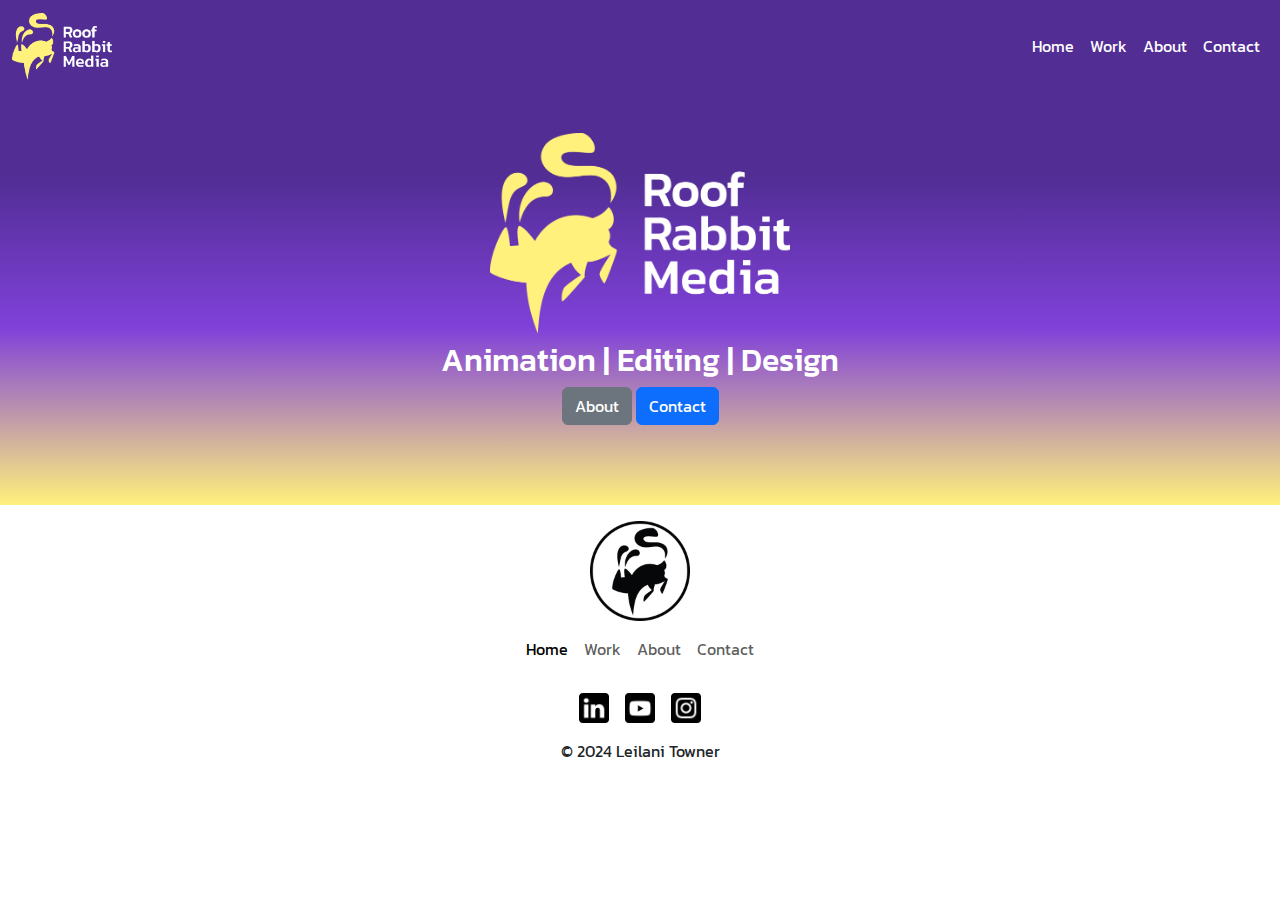
<file: index.html>
<!DOCTYPE html>
<html lang="en">

<head>
    <meta charset="UTF-8">
    <meta name="viewport" content="width=device-width, initial-scale=1.0">
    <!-- Google Font Import -->
    <link rel="preconnect" href="https://fonts.googleapis.com">
    <link rel="preconnect" href="https://fonts.gstatic.com" crossorigin>
    <link href="https://fonts.googleapis.com/css2?family=Atkinson+Hyperlegible:ital,wght@0,400;0,700;1,400;1,700&family=Kanit:ital,wght@0,100;0,200;0,300;0,400;0,500;0,600;0,700;0,800;0,900;1,100;1,200;1,300;1,400;1,500;1,600;1,700;1,800;1,900&family=REM:ital,wght@0,100..900;1,100..900&display=swap" rel="stylesheet">
    <!-- Bootstrap Icons Import -->
    <link rel="stylesheet" href="https://cdn.jsdelivr.net/npm/bootstrap-icons@1.11.3/font/bootstrap-icons.min.css">
    <!-- Favicon -->
    <link rel="icon" type="image/x-icon" href="imgs/logonpics/favicon.ico">
    <!-- Bootstrap 5.3.2 style sheet -->
    <link rel="stylesheet" href="css/bootstrap.min.css">
    <!-- Show Bootstrap break points. Remove this when you turn in your work. -->
    <link rel="stylesheet" href="css/show.css">
    <!-- Your style sheet -->
    <link rel="stylesheet" href="css/style.css">
    <title>Roof Rabbit Media</title>
</head>

<body>
    <!-- Header -->
    <header>
        <!-- NavBar -->
        <nav class="navbar navbar-expand-md bg-purple">
            <div class="container-fluid">
                <!-- Logo -->
                <a class="navbar-brand" href="index.html">
                    <img class="logo1" src="imgs/logonpics/Logo-color-word.png" width="100px" alt="RRM logo">
                </a>
                <!-- Nav Btn -->
                <button class="navbar-toggler" type="button" data-bs-toggle="collapse" data-bs-target="#navbarSupportedContent" aria-controls="navbarSupportedContent" aria-expanded="false" aria-label="Toggle navigation">
                    <span class="navbar-toggler-icon"></span>
                </button>
                <!-- Nav Items -->
                <div class="collapse navbar-collapse" id="navbarSupportedContent">
                    <ul class="navbar-nav ms-auto">
                        <li class="nav-item">
                            <a class="nav-link text-white active" aria-current="page" href="index.html">Home</a>
                        </li>
                        <li class="nav-item">
                            <a class="nav-link text-white" href="work.html">Work</a>
                        </li>
                        <li class="nav-item">
                            <a class="nav-link text-white" href="about.html">About</a>
                        </li>
                        <li class="nav-item">
                            <a class="nav-link text-white" href="contact.html">Contact</a>
                        </li>
                    </ul>
                </div>
            </div>
        </nav>
    </header>

    <!-- Splash Page -->
    <main class="container-fluid bg-gradient">
        <div class="row">
            <div class="col text-center">
                <!-- Logo -->
                <img class="h1" src="imgs/logonpics/Logo-color-word.png" width="300" alt="Roof Rabbit Media Logo" title="Roof Rabbit Media">
                <!-- Subtitle -->
                <h2 class="text-white">Animation | Editing | Design</h2>
                <!-- Btns -->
                <div>
                    <a class="btn btn-secondary" href="about.html">About</a>
                    <a class="btn btn-primary" href="contact.html">Contact</a>
                </div>
            </div>
        </div>
    </main>

    <!-- Footer -->
    <footer>
        <!-- Logo -->
        <div class="container text-center mt-3">
            <div class="row">
                <div class="col">
                    <img class="logo1" src="imgs/logonpics/BW_Logo.png" width="100" alt="Roof Rabbit Logo">
                </div>
            </div>
        </div>
        <!-- BG -->
        <div class="container-fluid bg-white">
            <div class="row">
                <div class="col-12 text-center">
                    <!-- Menu -->
                    <nav class="navbar navbar-expand">
                        <div class="container-fluid">
                            <!-- Nav Items -->
                            <div class="mx-auto" id="navbarSupportedContent">
                                <ul class="navbar-nav">
                                    <li class="nav-item">
                                        <a class="nav-link active" aria-current="page" href="index.html">Home</a>
                                    </li>
                                    <li class="nav-item">
                                        <a class="nav-link" href="work.html">Work</a>
                                    </li>
                                    <li class="nav-item">
                                        <a class="nav-link" href="about.html">About</a>
                                    </li>
                                    <li class="nav-item">
                                        <a class="nav-link" href="contact.html">Contact</a>
                                    </li>
                                </ul>
                            </div>
                        </div>
                    </nav>
                    <!-- Social Media -->
                    <nav class="navbar navbar-expand">
                        <div class="container-fluid">
                            <!-- Nav Items -->
                            <div class="mx-auto" id="navbarSupportedContent">
                                <ul class="navbar-nav">
                                    <li class="nav-item">
                                        <a class="nav-link" href="https://www.linkedin.com/in/leilani-towner/ "title="Go to my LinkedIn" target="_blank" rel="noopener noreferrer"><img src="imgs/socialmedia/linkedin_icon.png" width="30" alt="LinkedIn"></a>
                                    </li>
                                    <li class="nav-item">
                                        <a class="nav-link" href="https://www.youtube.com/@roofrabbitmedia"title="Go to my Youtube" target="_blank" rel="noopener noreferrer"><img src="imgs/socialmedia/youtube_icon.png" width="30" alt="Youtube"></a>
                                    </li>
                                    <li class="nav-item">
                                        <a class="nav-link" href="https://www.instagram.com/roofbun/"title="Go to my Instagram" target="_blank" rel="noopener noreferrer"><img src="imgs/socialmedia/instagram_icon.png" width="30" alt="Instagram"></a>
                                    </li>
                                </ul>
                            </div>
                        </div>
                    </nav>
                    <!-- Copyright -->
                    <p class="">&copy; 2024 Leilani Towner</p>
                </div>
            </div>
        </div>
    </footer>

    <!-- JavaScript -->
    <script src="js/bootstrap.bundle.min.js"></script>
</body>

</html>
</file>
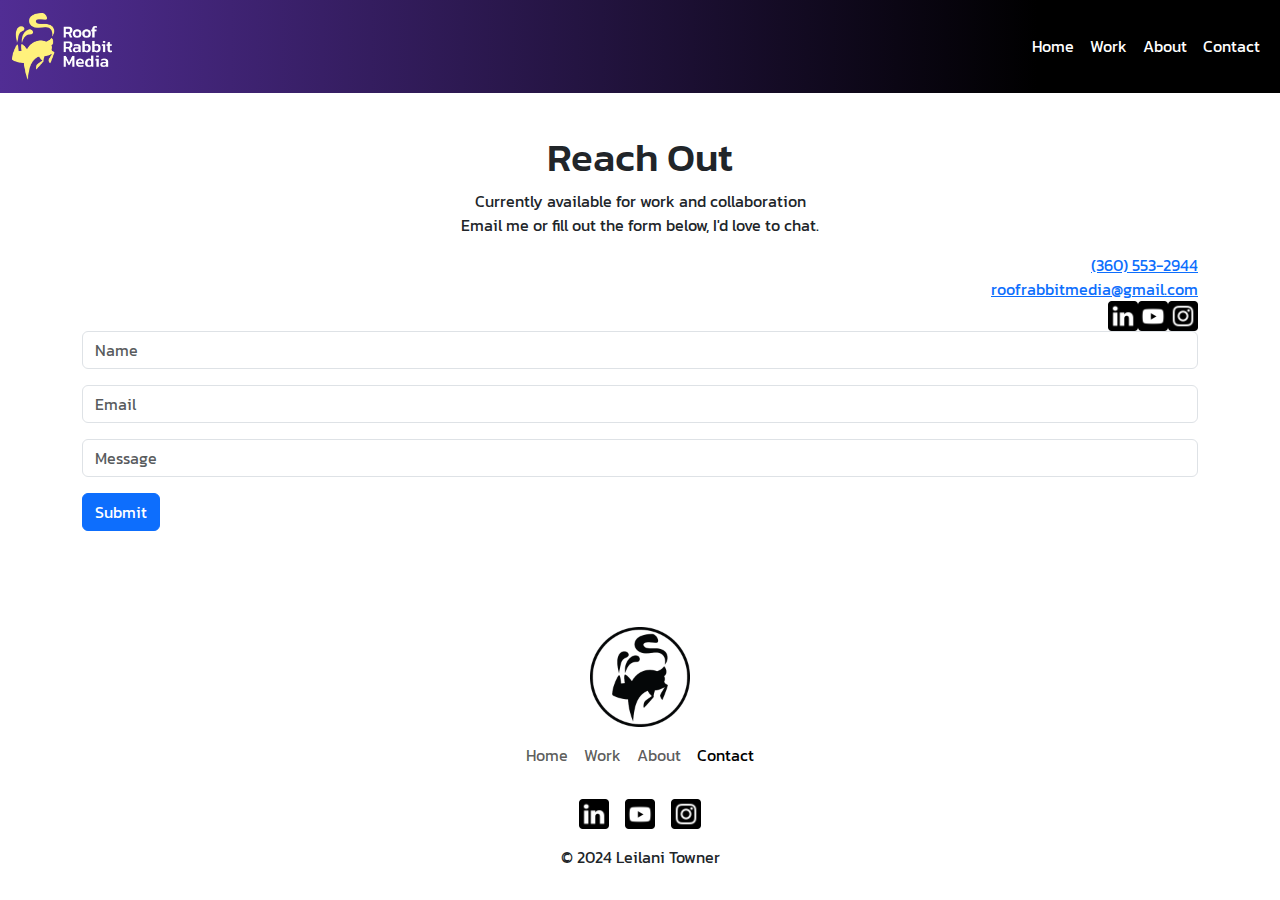
<file: contact.html>
<!DOCTYPE html>
<html lang="en">

<head>
    <meta charset="UTF-8">
    <meta name="viewport" content="width=device-width, initial-scale=1.0">
    <!-- Google Font Import -->
    <link rel="preconnect" href="https://fonts.googleapis.com">
    <link rel="preconnect" href="https://fonts.gstatic.com" crossorigin>
    <link href="https://fonts.googleapis.com/css2?family=Atkinson+Hyperlegible:ital,wght@0,400;0,700;1,400;1,700&family=Kanit:ital,wght@0,100;0,200;0,300;0,400;0,500;0,600;0,700;0,800;0,900;1,100;1,200;1,300;1,400;1,500;1,600;1,700;1,800;1,900&family=REM:ital,wght@0,100..900;1,100..900&display=swap" rel="stylesheet">
    <!-- Bootstrap Icons Import -->
    <link rel="stylesheet" href="https://cdn.jsdelivr.net/npm/bootstrap-icons@1.11.3/font/bootstrap-icons.min.css">
    <!-- Favicon -->
    <link rel="icon" type="image/x-icon" href="imgs/logonpics/favicon.ico">
    <!-- Bootstrap 5.3.2 style sheet -->
    <link rel="stylesheet" href="css/bootstrap.min.css">
    <!-- Show Bootstrap break points. Remove this when you turn in your work. -->
    <link rel="stylesheet" href="css/show.css">
    <!-- Your style sheet -->
    <link rel="stylesheet" href="css/style.css">
    <title>Work | Roof Rabbit Media</title>
</head>

<body>
    <!-- Header -->
    <header>
        <!-- NavBar -->
        <nav class="navbar navbar-expand-md bg-gradient2">
            <div class="container-fluid">
                <!-- Logo -->
                <a class="navbar-brand" href="index.html">
                    <img class="logo1" src="imgs/logonpics/Logo-color-word.png" width="100px" alt="RRM logo">
                </a>
                <!-- Nav Btn -->
                <button class="navbar-toggler" type="button" data-bs-toggle="collapse" data-bs-target="#navbarSupportedContent" aria-controls="navbarSupportedContent" aria-expanded="false" aria-label="Toggle navigation">
                    <span class="navbar-toggler-icon"></span>
                </button>
                <!-- Nav Items -->
                <div class="collapse navbar-collapse" id="navbarSupportedContent">
                    <ul class="navbar-nav ms-auto">
                        <li class="nav-item">
                            <a class="nav-link text-white" href="index.html">Home</a>
                        </li>
                        <li class="nav-item">
                            <a class="nav-link text-white" href="work.html">Work</a>
                        </li>
                        <li class="nav-item">
                            <a class="nav-link text-white" href="about.html">About</a>
                        </li>
                        <li class="nav-item">
                            <a class="nav-link text-white active" aria-current="page" href="contact.html">Contact</a>
                        </li>
                    </ul>
                </div>
            </div>
        </nav>
    </header>

    <!-- Main -->
    <main class="container">
        <div class="row text-center">
            <div class="col">
                <h1>Reach Out</h1>
                <p>Currently available for work and collaboration</br>
                    Email me or fill out the form below, I'd love to chat.</p>
            </div>
        </div>
        <div class="row">
            <div class="col d-flex flex-column text-end">
                <a href="tel:+3605532944">(360) 553-2944</a>
                <a href="mailto:roofrabbitmedia@gmail.com">roofrabbitmedia@gmail.com</a>
                <div class="d-flex flex-wrap justify-content-end">
                    <a class="" href="https://www.linkedin.com/in/leilani-towner/ "><img src="imgs/socialmedia/linkedin_icon.png" width="30" alt="LinkedIn"></a>
                    <a class="" href="https://www.youtube.com/@roofrabbitmedia"><img src="imgs/socialmedia/youtube_icon.png" width="30" alt="Youtube"></a>
                    <a class="" href="https://www.instagram.com/roofbun/"><img src="imgs/socialmedia/instagram_icon.png" width="30" alt="Instagram"></a>
                </div>
                <!-- <div class="navbar navbar-expand">
                    <div class="container-fluid">
                        Nav Items
                <div class="" id="navbarSupportedContent">
                    <ul class="navbar-nav">
                        <li class="nav-item">
                            <a class="nav-link" href="https://www.linkedin.com/in/leilani-towner/ "><img src="imgs/socialmedia/linkedin_icon.png" width="30" alt="LinkedIn"></a>
                        </li>
                        <li class="nav-item">
                            <a class="nav-link" href="https://www.youtube.com/@roofrabbitmedia"><img src="imgs/socialmedia/youtube_icon.png" width="30" alt="Youtube"></a>
                        </li>
                        <li class="nav-item">
                            <a class="nav-link" href="https://www.instagram.com/roofbun/"><img src="imgs/socialmedia/instagram_icon.png" width="30" alt="Instagram"></a>
                        </li>
                    </ul>
                </div>
            </div>
        </div> -->
        </div>
        </div>
        <div class="row">
            <div class="col">
                <form>
                    <div class="mb-3">
                        <input type="text" class="form-control" id="formGroupExampleInput" placeholder="Name">
                    </div>
                    <div class="mb-3">
                        <input type="text" class="form-control" id="formGroupExampleInput2" placeholder="Email">
                    </div>
                    <div class="mb-3">
                        <input type="text" class="form-control" id="formGroupExampleInput2" placeholder="Message">
                    </div>
                    <button type="submit" class="btn btn-primary">Submit</button>
                </form>
            </div>
        </div>
    </main>

    <!-- Footer -->
    <footer>
        <!-- Logo -->
        <div class="container text-center mt-3">
            <div class="row">
                <div class="col">
                    <img class="logo1" src="imgs/logonpics/BW_Logo.png" width="100" alt="Roof Rabbit Logo">
                </div>
            </div>
        </div>
        <!-- BG -->
        <div class="container-fluid bg-white">
            <div class="row">
                <div class="col-12 text-center">
                    <!-- Menu -->
                    <nav class="navbar navbar-expand">
                        <div class="container-fluid">
                            <!-- Nav Items -->
                            <div class="mx-auto" id="navbarSupportedContent">
                                <ul class="navbar-nav">
                                    <li class="nav-item">
                                        <a class="nav-link" href="index.html">Home</a>
                                    </li>
                                    <li class="nav-item">
                                        <a class="nav-link" href="worl.html">Work</a>
                                    </li>
                                    <li class="nav-item">
                                        <a class="nav-link" href="about.html">About</a>
                                    </li>
                                    <li class="nav-item">
                                        <a class="nav-link active" aria-current="page" href="contact.html">Contact</a>
                                    </li>
                                </ul>
                            </div>
                        </div>
                    </nav>
                    <!-- Social Media -->
                    <nav class="navbar navbar-expand">
                        <div class="container-fluid">
                            <!-- Nav Items -->
                            <div class="mx-auto" id="navbarSupportedContent">
                                <ul class="navbar-nav">
                                    <li class="nav-item">
                                        <a class="nav-link" href="https://www.linkedin.com/in/leilani-towner/ "><img src="imgs/socialmedia/linkedin_icon.png" width="30" alt="LinkedIn"></a>
                                    </li>
                                    <li class="nav-item">
                                        <a class="nav-link" href="https://www.youtube.com/@roofrabbitmedia"><img src="imgs/socialmedia/youtube_icon.png" width="30" alt="Youtube"></a>
                                    </li>
                                    <li class="nav-item">
                                        <a class="nav-link" href="https://www.instagram.com/roofbun/"><img src="imgs/socialmedia/instagram_icon.png" width="30" alt="Instagram"></a>
                                    </li>
                                </ul>
                            </div>
                        </div>
                    </nav>
                    <!-- Copyright -->
                    <p class="">&copy; 2024 Leilani Towner</p>
                </div>
            </div>
        </div>
    </footer>

    <!-- JavaScript -->
    <script src="js/bootstrap.bundle.min.js"></script>
</body>

</html>
</file>
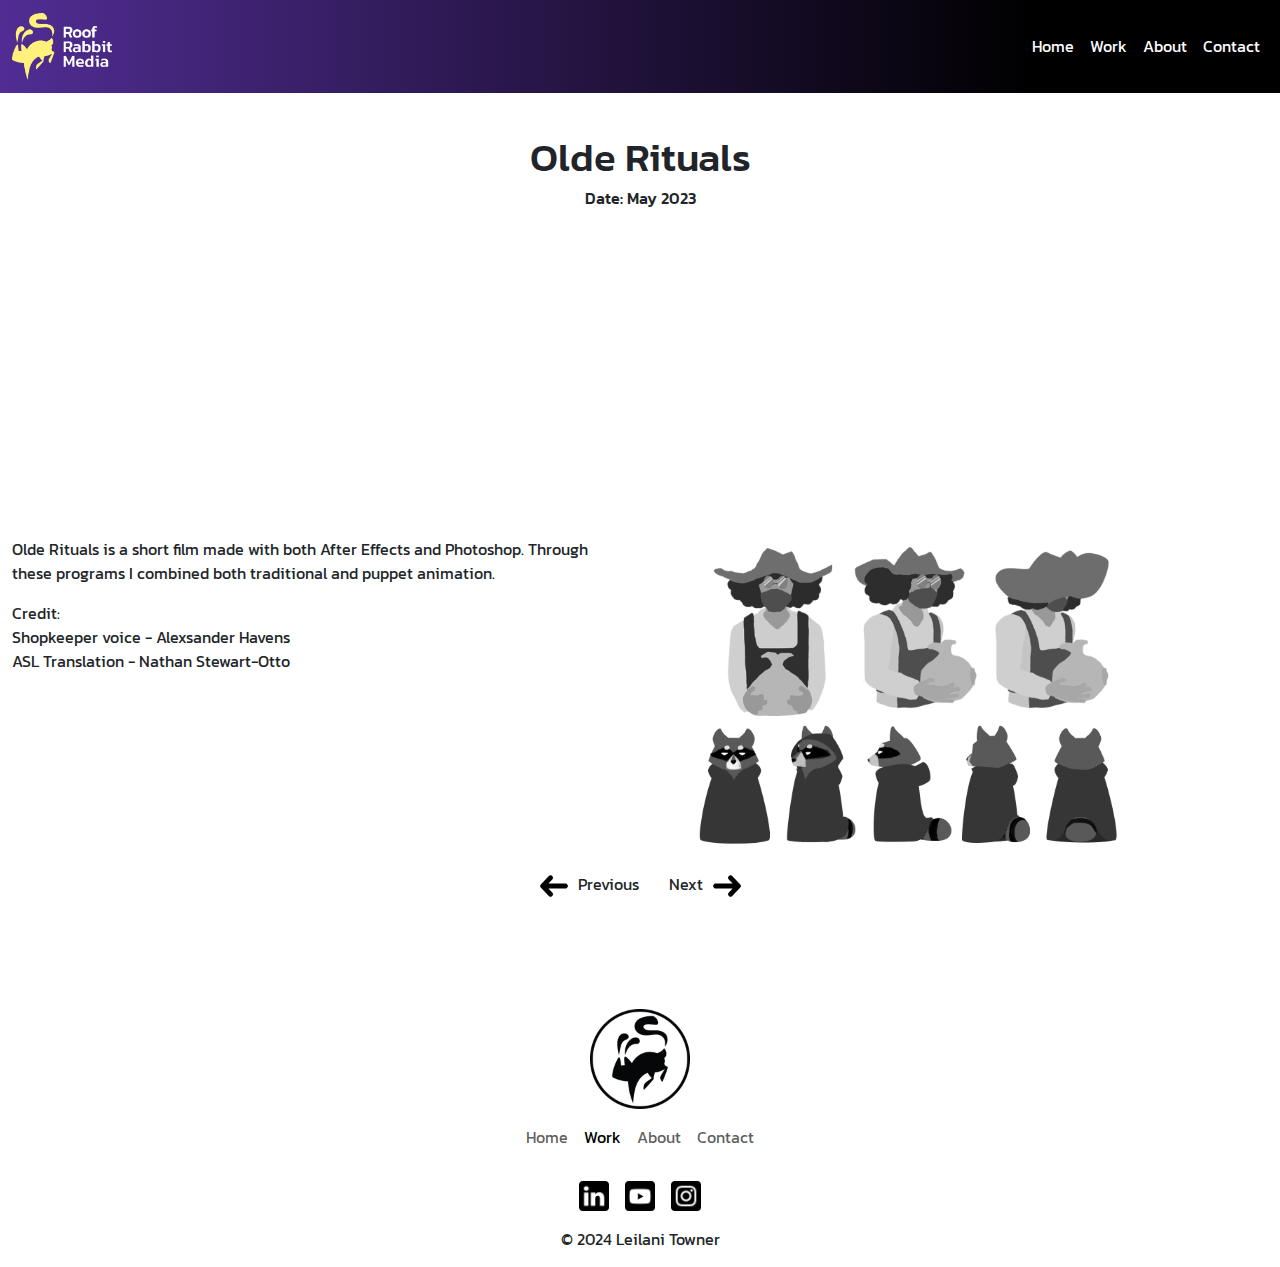
<file: project2.html>
<!DOCTYPE html>
<html lang="en">

<head>
    <meta charset="UTF-8">
    <meta name="viewport" content="width=device-width, initial-scale=1.0">
    <!-- Google Font Import -->
    <link rel="preconnect" href="https://fonts.googleapis.com">
    <link rel="preconnect" href="https://fonts.gstatic.com" crossorigin>
    <link href="https://fonts.googleapis.com/css2?family=Atkinson+Hyperlegible:ital,wght@0,400;0,700;1,400;1,700&family=Kanit:ital,wght@0,100;0,200;0,300;0,400;0,500;0,600;0,700;0,800;0,900;1,100;1,200;1,300;1,400;1,500;1,600;1,700;1,800;1,900&family=REM:ital,wght@0,100..900;1,100..900&display=swap" rel="stylesheet">
    <!-- Bootstrap Icons Import -->
    <link rel="stylesheet" href="https://cdn.jsdelivr.net/npm/bootstrap-icons@1.11.3/font/bootstrap-icons.min.css">
    <!-- Favicon -->
    <link rel="icon" type="image/x-icon" href="imgs/logonpics/favicon.ico">
    <!-- Bootstrap 5.3.2 style sheet -->
    <link rel="stylesheet" href="css/bootstrap.min.css">
    <!-- Show Bootstrap break points. Remove this when you turn in your work. -->
    <link rel="stylesheet" href="css/show.css">
    <!-- Your style sheet -->
    <link rel="stylesheet" href="css/style.css">
    <title>Olde Rituals | Roof Rabbit Media</title>
</head>

<body>
    <!-- Header -->
    <header>
        <!-- NavBar -->
        <nav class="navbar navbar-expand-md bg-gradient2">
            <div class="container-fluid">
                <!-- Logo -->
                <a class="navbar-brand" href="index.html">
                    <img class="logo1" src="imgs/logonpics/Logo-color-word.png" width="100px" alt="RRM logo">
                </a>
                <!-- Nav Btn -->
                <button class="navbar-toggler" type="button" data-bs-toggle="collapse" data-bs-target="#navbarSupportedContent" aria-controls="navbarSupportedContent" aria-expanded="false" aria-label="Toggle navigation">
                    <span class="navbar-toggler-icon"></span>
                </button>
                <!-- Nav Items -->
                <div class="collapse navbar-collapse" id="navbarSupportedContent">
                    <ul class="navbar-nav ms-auto">
                        <li class="nav-item">
                            <a class="nav-link text-white" href="index.html">Home</a>
                        </li>
                        <li class="nav-item">
                            <a class="nav-link text-white active" aria-current="page" href="work.html">Work</a>
                        </li>
                        <li class="nav-item">
                            <a class="nav-link text-white" href="about.html">About</a>
                        </li>
                        <li class="nav-item">
                            <a class="nav-link text-white" href="contact.html">Contact</a>
                        </li>
                    </ul>
                </div>
            </div>
        </nav>
    </header>

    <!-- Main -->
    <main class="container-fluid">
        <div class="row">
            <div class="col text-center">
                <h1>Olde Rituals</h1>
                <h2 class="h6">Date: May 2023</h2>
            </div>
        </div>
        <div class="row">
            <div class="col text-center">
                <iframe width="560" height="315" src="https://www.youtube-nocookie.com/embed/1FYuO0wUeFs?si=0LQvFwqoxinF1FPe" title="YouTube video player" frameborder="0" allow="accelerometer; autoplay; clipboard-write; encrypted-media; gyroscope; picture-in-picture; web-share" referrerpolicy="strict-origin-when-cross-origin" allowfullscreen></iframe>
            </div>
        </div>
        <div class="row">
            <div class="col">
                <p>
                    Olde Rituals is a short film made with both After Effects and Photoshop. Through these programs I combined both traditional and puppet animation.
                </p>
                <p>
                    Credit:</br>
                    Shopkeeper voice - Alexsander Havens</br>
                    ASL Translation - Nathan Stewart-Otto
                </p>
            </div>
            <div class="col">
                <div>
                    <img width="500" src="imgs/olde-rituals/rigs.png" alt="rigs">
                </div>
            </div>
        </div>
        <div class="row">
            <div class="col text-center justify-content-center">
                <a class="btn" href="project1.html"><img height="40" src="imgs/socialmedia/back-arrow.png" alt=""> Previous</a>
                <a class="btn" href="project3.html">Next <img height="40" src="imgs/socialmedia/forward-arrow.png" alt=""></a>
            </div>
        </div>
    </main>

    <!-- Footer -->
    <footer>
        <!-- Logo -->
        <div class="container text-center mt-3">
            <div class="row">
                <div class="col">
                    <img class="logo1" src="imgs/logonpics/BW_Logo.png" width="100" alt="Roof Rabbit Logo">
                </div>
            </div>
        </div>
        <!-- BG -->
        <div class="container-fluid bg-white">
            <div class="row">
                <div class="col-12 text-center">
                    <!-- Menu -->
                    <nav class="navbar navbar-expand">
                        <div class="container-fluid">
                            <!-- Nav Items -->
                            <div class="mx-auto" id="navbarSupportedContent">
                                <ul class="navbar-nav">
                                    <li class="nav-item">
                                        <a class="nav-link" href="index.html">Home</a>
                                    </li>
                                    <li class="nav-item">
                                        <a class="nav-link active" aria-current="page" href="work.html">Work</a>
                                    </li>
                                    <li class="nav-item">
                                        <a class="nav-link" href="about.html">About</a>
                                    </li>
                                    <li class="nav-item">
                                        <a class="nav-link" href="contact.html">Contact</a>
                                    </li>
                                </ul>
                            </div>
                        </div>
                    </nav>
                    <!-- Social Media -->
                    <nav class="navbar navbar-expand">
                        <div class="container-fluid">
                            <!-- Nav Items -->
                            <div class="mx-auto" id="navbarSupportedContent">
                                <ul class="navbar-nav">
                                    <li class="nav-item">
                                        <a class="nav-link" href="https://www.linkedin.com/in/leilani-towner/ "><img src="imgs/socialmedia/linkedin_icon.png" width="30" alt="LinkedIn"></a>
                                    </li>
                                    <li class="nav-item">
                                        <a class="nav-link" href="https://www.youtube.com/@roofrabbitmedia"><img src="imgs/socialmedia/youtube_icon.png" width="30" alt="Youtube"></a>
                                    </li>
                                    <li class="nav-item">
                                        <a class="nav-link" href="https://www.instagram.com/roofbun/"><img src="imgs/socialmedia/instagram_icon.png" width="30" alt="Instagram"></a>
                                    </li>
                                </ul>
                            </div>
                        </div>
                    </nav>
                    <!-- Copyright -->
                    <p class="">&copy; 2024 Leilani Towner</p>
                </div>
            </div>
        </div>
    </footer>

    <!-- JavaScript -->
    <script src="js/bootstrap.bundle.min.js"></script>
</body>

</html>
</file>
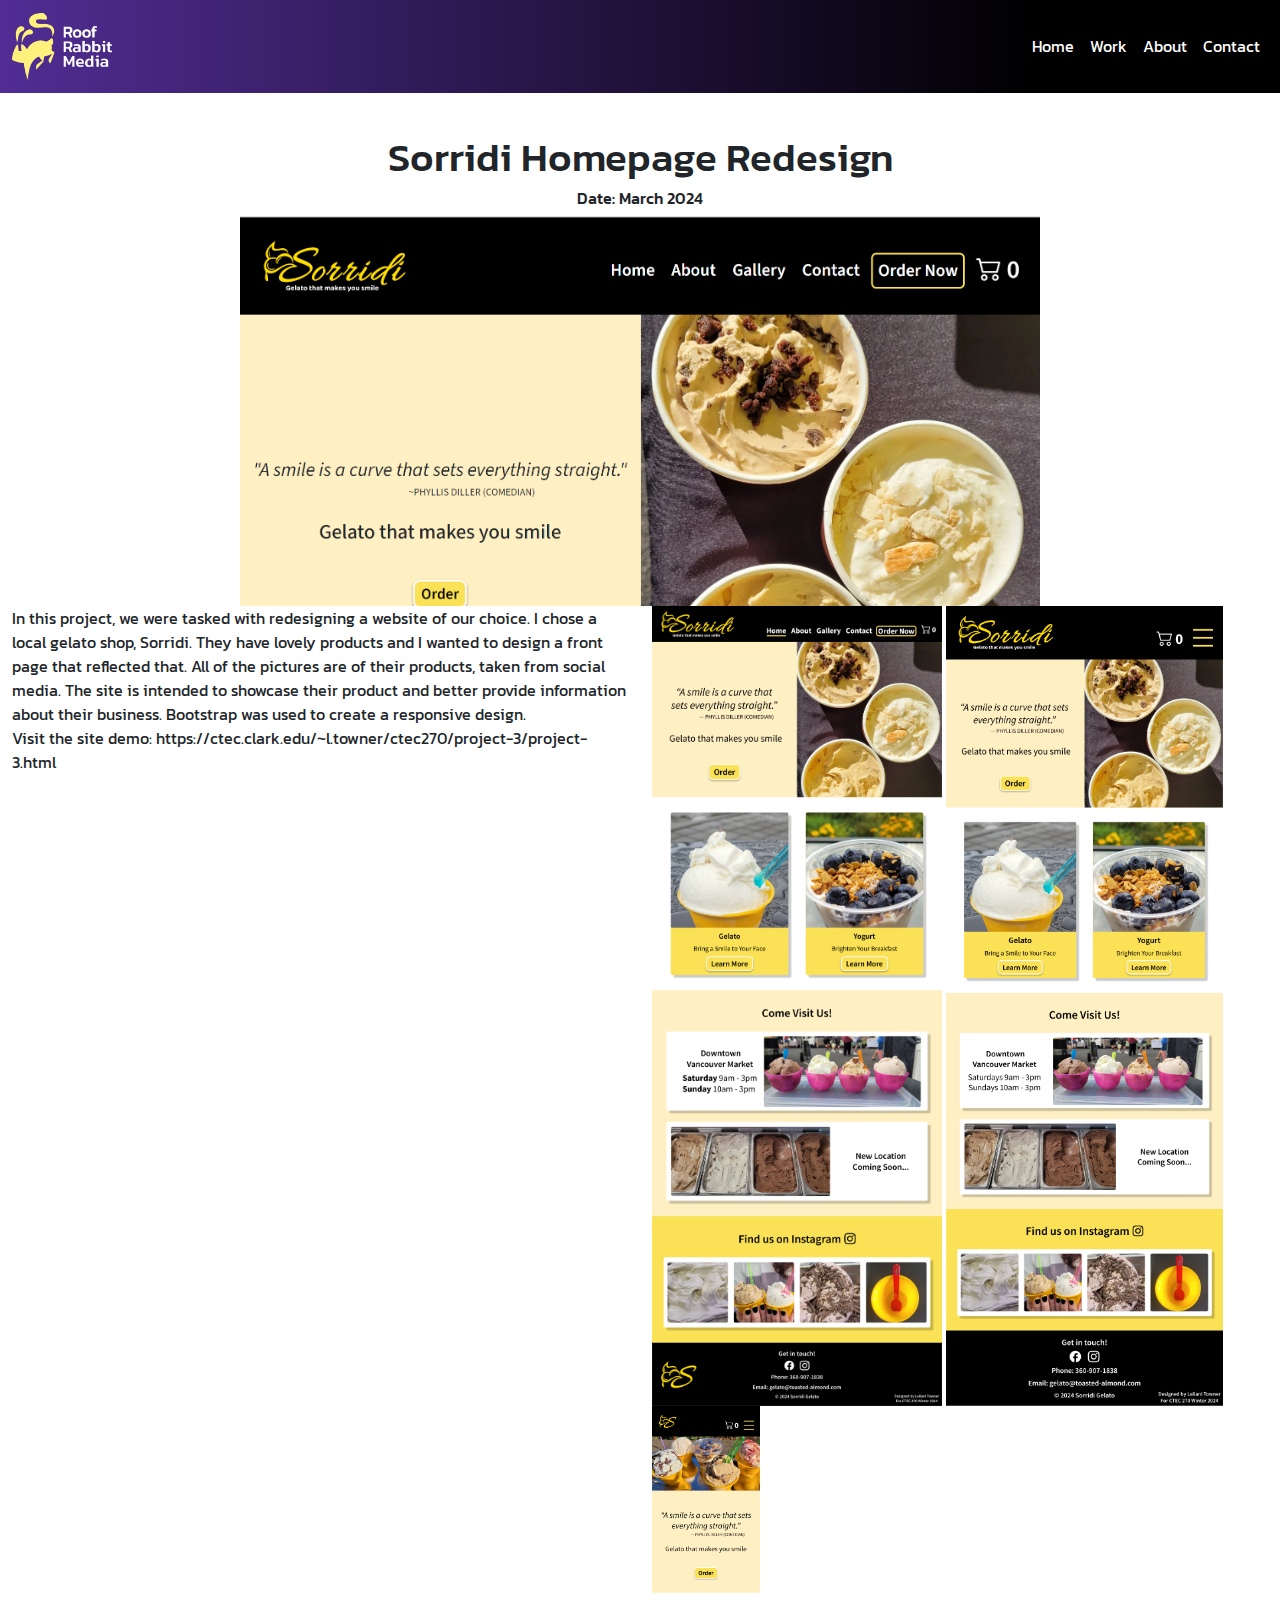
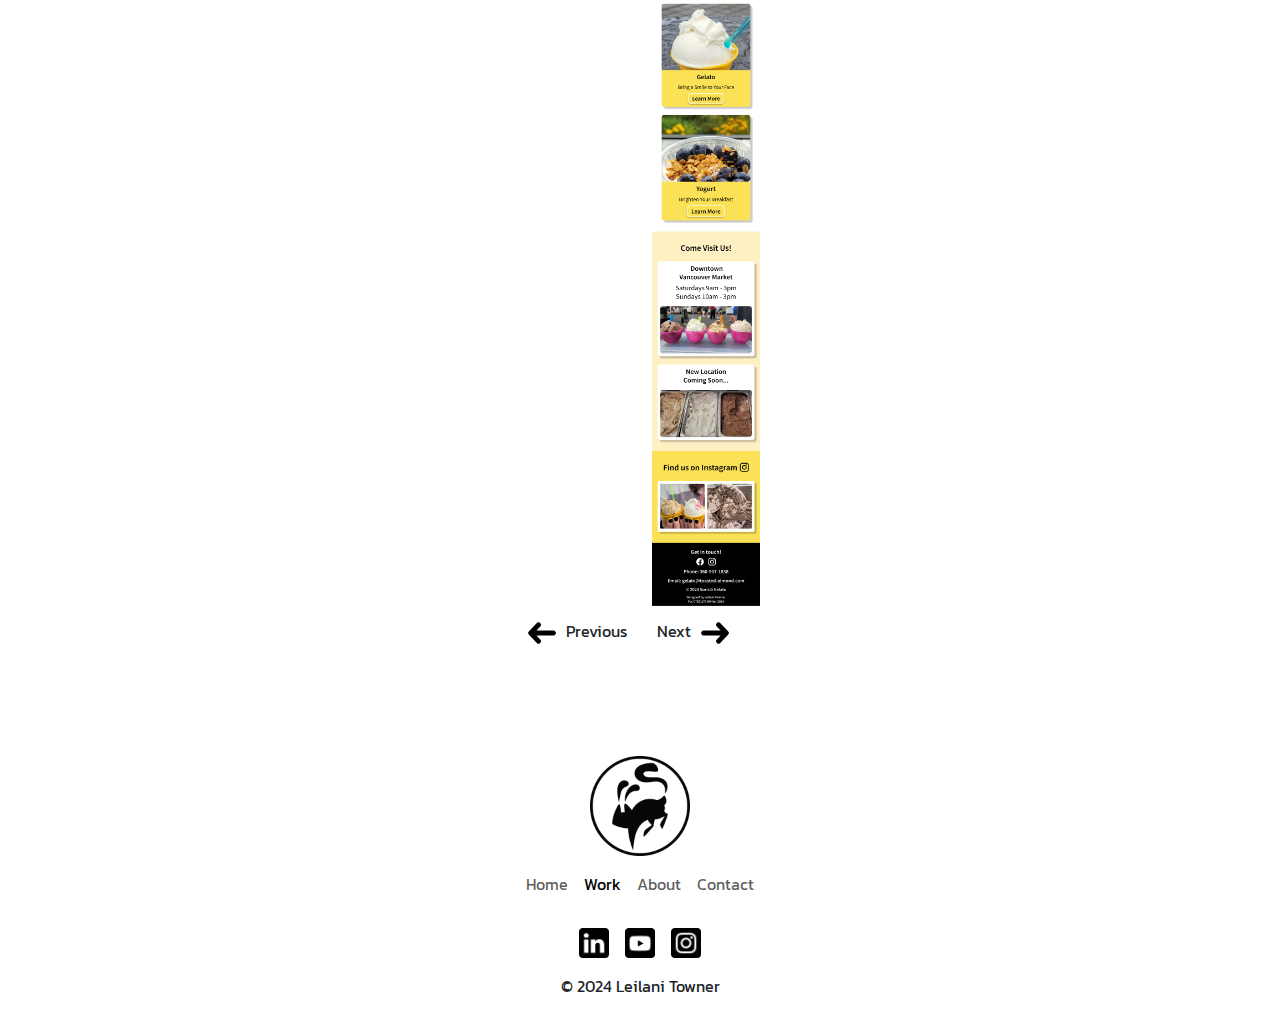
<file: project4.html>
<!DOCTYPE html>
<html lang="en">

<head>
    <meta charset="UTF-8">
    <meta name="viewport" content="width=device-width, initial-scale=1.0">
    <!-- Google Font Import -->
    <link rel="preconnect" href="https://fonts.googleapis.com">
    <link rel="preconnect" href="https://fonts.gstatic.com" crossorigin>
    <link href="https://fonts.googleapis.com/css2?family=Atkinson+Hyperlegible:ital,wght@0,400;0,700;1,400;1,700&family=Kanit:ital,wght@0,100;0,200;0,300;0,400;0,500;0,600;0,700;0,800;0,900;1,100;1,200;1,300;1,400;1,500;1,600;1,700;1,800;1,900&family=REM:ital,wght@0,100..900;1,100..900&display=swap" rel="stylesheet">
    <!-- Bootstrap Icons Import -->
    <link rel="stylesheet" href="https://cdn.jsdelivr.net/npm/bootstrap-icons@1.11.3/font/bootstrap-icons.min.css">
    <!-- Favicon -->
    <link rel="icon" type="image/x-icon" href="imgs/logonpics/favicon.ico">
    <!-- Bootstrap 5.3.2 style sheet -->
    <link rel="stylesheet" href="css/bootstrap.min.css">
    <!-- Show Bootstrap break points. Remove this when you turn in your work. -->
    <link rel="stylesheet" href="css/show.css">
    <!-- Your style sheet -->
    <link rel="stylesheet" href="css/style.css">
    <title>Sorridi Redesign | Roof Rabbit Media</title>
</head>

<body>
    <!-- Header -->
    <header>
        <!-- NavBar -->
        <nav class="navbar navbar-expand-md bg-gradient2">
            <div class="container-fluid">
                <!-- Logo -->
                <a class="navbar-brand" href="index.html">
                    <img class="logo1" src="imgs/logonpics/Logo-color-word.png" width="100px" alt="RRM logo">
                </a>
                <!-- Nav Btn -->
                <button class="navbar-toggler" type="button" data-bs-toggle="collapse" data-bs-target="#navbarSupportedContent" aria-controls="navbarSupportedContent" aria-expanded="false" aria-label="Toggle navigation">
                    <span class="navbar-toggler-icon"></span>
                </button>
                <!-- Nav Items -->
                <div class="collapse navbar-collapse" id="navbarSupportedContent">
                    <ul class="navbar-nav ms-auto">
                        <li class="nav-item">
                            <a class="nav-link text-white" href="index.html">Home</a>
                        </li>
                        <li class="nav-item">
                            <a class="nav-link text-white active" aria-current="page" href="work.html">Work</a>
                        </li>
                        <li class="nav-item">
                            <a class="nav-link text-white" href="about.html">About</a>
                        </li>
                        <li class="nav-item">
                            <a class="nav-link text-white" href="contact.html">Contact</a>
                        </li>
                    </ul>
                </div>
            </div>
        </nav>
    </header>

    <!-- Main -->
    <main class="container-fluid">
        <div class="row">
            <div class="col text-center">
                <h1>Sorridi Homepage Redesign</h1>
                <h2 class="h6">Date: March 2024</h2>
            </div>
        </div>
        <div class="row">
            <div class="col text-center">
                <img width="800" src="imgs/sorridi-redesign/Screenshot 2024-05-30 214645.png" alt="homepage">
            </div>
        </div>
        </div>
        <div class="row">
            <div class="col">
                <p>In this project, we were tasked with redesigning a website of our choice. I chose a local gelato shop, Sorridi. They have lovely products and I wanted to design a front page that reflected that. All of the pictures are of their products, taken from social media. The site is intended to showcase their product and better provide information about their business. Bootstrap was used to create a responsive design.</br>
                    Visit the site demo: https://ctec.clark.edu/~l.towner/ctec270/project-3/project-3.html
                </p>
            </div>
            <div class="col">
                <div class="d-flex flex-wrap">
                    <div class="">
                        <img height="800" class="" src="imgs/sorridi-redesign/Home - Desktop.png" alt="desktop">
                        <img height="800" class="" src="imgs/sorridi-redesign/Home - Tablet.png" alt="tablet">
                        <img height="800" class="" src="imgs/sorridi-redesign/Home - Mobile.png" alt="mobile">
                    </div>
                </div>
            </div>
            <div class="row">
                <div class="col text-center justify-content-center">
                    <a class="btn" href="project3.html"><img height="40" src="imgs/socialmedia/back-arrow.png" alt=""> Previous</a>
                    <a class="btn" href="project5.html">Next <img height="40" src="imgs/socialmedia/forward-arrow.png" alt=""></a>
                </div>
            </div>
    </main>

    <!-- Footer -->
    <footer>
        <!-- Logo -->
        <div class="container text-center mt-3">
            <div class="row">
                <div class="col">
                    <img class="logo1" src="imgs/logonpics/BW_Logo.png" width="100" alt="Roof Rabbit Logo">
                </div>
            </div>
        </div>
        <!-- BG -->
        <div class="container-fluid bg-white">
            <div class="row">
                <div class="col-12 text-center">
                    <!-- Menu -->
                    <nav class="navbar navbar-expand">
                        <div class="container-fluid">
                            <!-- Nav Items -->
                            <div class="mx-auto" id="navbarSupportedContent">
                                <ul class="navbar-nav">
                                    <li class="nav-item">
                                        <a class="nav-link" href="index.html">Home</a>
                                    </li>
                                    <li class="nav-item">
                                        <a class="nav-link active" aria-current="page" href="work.html">Work</a>
                                    </li>
                                    <li class="nav-item">
                                        <a class="nav-link" href="about.html">About</a>
                                    </li>
                                    <li class="nav-item">
                                        <a class="nav-link" href="contact.html">Contact</a>
                                    </li>
                                </ul>
                            </div>
                        </div>
                    </nav>
                    <!-- Social Media -->
                    <nav class="navbar navbar-expand">
                        <div class="container-fluid">
                            <!-- Nav Items -->
                            <div class="mx-auto" id="navbarSupportedContent">
                                <ul class="navbar-nav">
                                    <li class="nav-item">
                                        <a class="nav-link" href="https://www.linkedin.com/in/leilani-towner/ "><img src="imgs/socialmedia/linkedin_icon.png" width="30" alt="LinkedIn"></a>
                                    </li>
                                    <li class="nav-item">
                                        <a class="nav-link" href="https://www.youtube.com/@roofrabbitmedia"><img src="imgs/socialmedia/youtube_icon.png" width="30" alt="Youtube"></a>
                                    </li>
                                    <li class="nav-item">
                                        <a class="nav-link" href="https://www.instagram.com/roofbun/"><img src="imgs/socialmedia/instagram_icon.png" width="30" alt="Instagram"></a>
                                    </li>
                                </ul>
                            </div>
                        </div>
                    </nav>
                    <!-- Copyright -->
                    <p class="">&copy; 2024 Leilani Towner</p>
                </div>
            </div>
        </div>
    </footer>

    <!-- JavaScript -->
    <script src="js/bootstrap.bundle.min.js"></script>
</body>

</html>
</file>
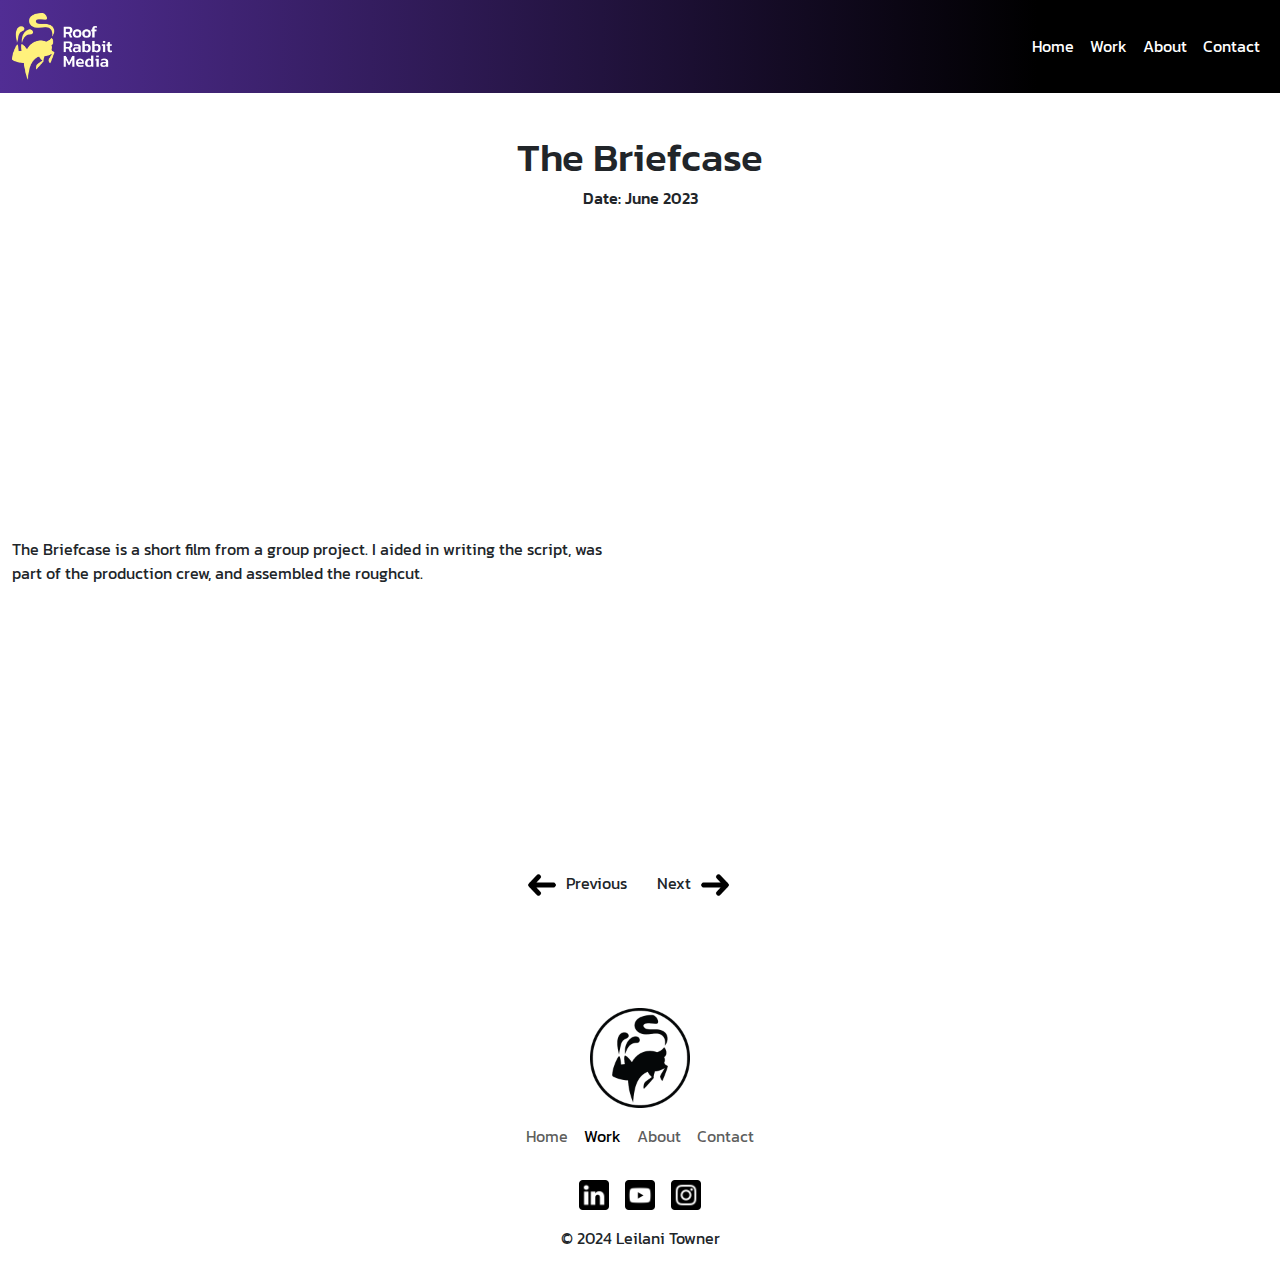
<file: project5.html>
<!DOCTYPE html>
<html lang="en">

<head>
    <meta charset="UTF-8">
    <meta name="viewport" content="width=device-width, initial-scale=1.0">
    <!-- Google Font Import -->
    <link rel="preconnect" href="https://fonts.googleapis.com">
    <link rel="preconnect" href="https://fonts.gstatic.com" crossorigin>
    <link href="https://fonts.googleapis.com/css2?family=Atkinson+Hyperlegible:ital,wght@0,400;0,700;1,400;1,700&family=Kanit:ital,wght@0,100;0,200;0,300;0,400;0,500;0,600;0,700;0,800;0,900;1,100;1,200;1,300;1,400;1,500;1,600;1,700;1,800;1,900&family=REM:ital,wght@0,100..900;1,100..900&display=swap" rel="stylesheet">
    <!-- Bootstrap Icons Import -->
    <link rel="stylesheet" href="https://cdn.jsdelivr.net/npm/bootstrap-icons@1.11.3/font/bootstrap-icons.min.css">
    <!-- Favicon -->
    <link rel="icon" type="image/x-icon" href="imgs/logonpics/favicon.ico">
    <!-- Bootstrap 5.3.2 style sheet -->
    <link rel="stylesheet" href="css/bootstrap.min.css">
    <!-- Show Bootstrap break points. Remove this when you turn in your work. -->
    <link rel="stylesheet" href="css/show.css">
    <!-- Your style sheet -->
    <link rel="stylesheet" href="css/style.css">
    <title>The Briefcase | Roof Rabbit Media</title>
</head>

<body>
    <!-- Header -->
    <header>
        <!-- NavBar -->
        <nav class="navbar navbar-expand-md bg-gradient2">
            <div class="container-fluid">
                <!-- Logo -->
                <a class="navbar-brand" href="index.html">
                    <img class="logo1" src="imgs/logonpics/Logo-color-word.png" width="100px" alt="RRM logo">
                </a>
                <!-- Nav Btn -->
                <button class="navbar-toggler" type="button" data-bs-toggle="collapse" data-bs-target="#navbarSupportedContent" aria-controls="navbarSupportedContent" aria-expanded="false" aria-label="Toggle navigation">
                    <span class="navbar-toggler-icon"></span>
                </button>
                <!-- Nav Items -->
                <div class="collapse navbar-collapse" id="navbarSupportedContent">
                    <ul class="navbar-nav ms-auto">
                        <li class="nav-item">
                            <a class="nav-link text-white" href="index.html">Home</a>
                        </li>
                        <li class="nav-item">
                            <a class="nav-link text-white active" aria-current="page" href="work.html">Work</a>
                        </li>
                        <li class="nav-item">
                            <a class="nav-link text-white" href="about.html">About</a>
                        </li>
                        <li class="nav-item">
                            <a class="nav-link text-white" href="contact.html">Contact</a>
                        </li>
                    </ul>
                </div>
            </div>
        </nav>
    </header>

    <!-- Main -->
    <main class="container-fluid">
        <div class="row">
            <div class="col text-center">
                <h1>The Briefcase</h1>
                <h2 class="h6">Date: June 2023</h2>
            </div>
        </div>
        <div class="row">
            <div class="col text-center">
                <iframe width="560" height="315" src="https://www.youtube.com/embed/nP0ZJ38yXpU?si=jvtOvLrZ746mF-Ak" title="YouTube video player" frameborder="0" allow="accelerometer; autoplay; clipboard-write; encrypted-media; gyroscope; picture-in-picture; web-share" referrerpolicy="strict-origin-when-cross-origin" allowfullscreen></iframe>
            </div>
        </div>
        <div class="row">
            <div class="col">
                <p>The Briefcase is a short film from a group project. I aided in writing the script, was part of the production crew, and assembled the roughcut.</p>
            </div>
            <div class="col">
                <iframe width="560" height="315" src="https://www.youtube.com/embed/NymvTexwEnQ?si=qBQU5hUhgv3KYyYC" title="YouTube video player" frameborder="0" allow="accelerometer; autoplay; clipboard-write; encrypted-media; gyroscope; picture-in-picture; web-share" referrerpolicy="strict-origin-when-cross-origin" allowfullscreen></iframe>
            </div>
            <div class="row">
                <div class="col text-center justify-content-center">
                    <a class="btn" href="project4.html"><img height="40" src="imgs/socialmedia/back-arrow.png" alt=""> Previous</a>
                    <a class="btn" href="project6.html">Next <img height="40" src="imgs/socialmedia/forward-arrow.png" alt=""></a>
                </div>
            </div>
    </main>

    <!-- Footer -->
    <footer>
        <!-- Logo -->
        <div class="container text-center mt-3">
            <div class="row">
                <div class="col">
                    <img class="logo1" src="imgs/logonpics/BW_Logo.png" width="100" alt="Roof Rabbit Logo">
                </div>
            </div>
        </div>
        <!-- BG -->
        <div class="container-fluid bg-white">
            <div class="row">
                <div class="col-12 text-center">
                    <!-- Menu -->
                    <nav class="navbar navbar-expand">
                        <div class="container-fluid">
                            <!-- Nav Items -->
                            <div class="mx-auto" id="navbarSupportedContent">
                                <ul class="navbar-nav">
                                    <li class="nav-item">
                                        <a class="nav-link" href="index.html">Home</a>
                                    </li>
                                    <li class="nav-item">
                                        <a class="nav-link active" aria-current="page" href="work.html">Work</a>
                                    </li>
                                    <li class="nav-item">
                                        <a class="nav-link" href="about.html">About</a>
                                    </li>
                                    <li class="nav-item">
                                        <a class="nav-link" href="contact.html">Contact</a>
                                    </li>
                                </ul>
                            </div>
                        </div>
                    </nav>
                    <!-- Social Media -->
                    <nav class="navbar navbar-expand">
                        <div class="container-fluid">
                            <!-- Nav Items -->
                            <div class="mx-auto" id="navbarSupportedContent">
                                <ul class="navbar-nav">
                                    <li class="nav-item">
                                        <a class="nav-link" href="https://www.linkedin.com/in/leilani-towner/ "><img src="imgs/socialmedia/linkedin_icon.png" width="30" alt="LinkedIn"></a>
                                    </li>
                                    <li class="nav-item">
                                        <a class="nav-link" href="https://www.youtube.com/@roofrabbitmedia"><img src="imgs/socialmedia/youtube_icon.png" width="30" alt="Youtube"></a>
                                    </li>
                                    <li class="nav-item">
                                        <a class="nav-link" href="https://www.instagram.com/roofbun/"><img src="imgs/socialmedia/instagram_icon.png" width="30" alt="Instagram"></a>
                                    </li>
                                </ul>
                            </div>
                        </div>
                    </nav>
                    <!-- Copyright -->
                    <p class="">&copy; 2024 Leilani Towner</p>
                </div>
            </div>
        </div>
    </footer>

    <!-- JavaScript -->
    <script src="js/bootstrap.bundle.min.js"></script>
</body>

</html>
</file>
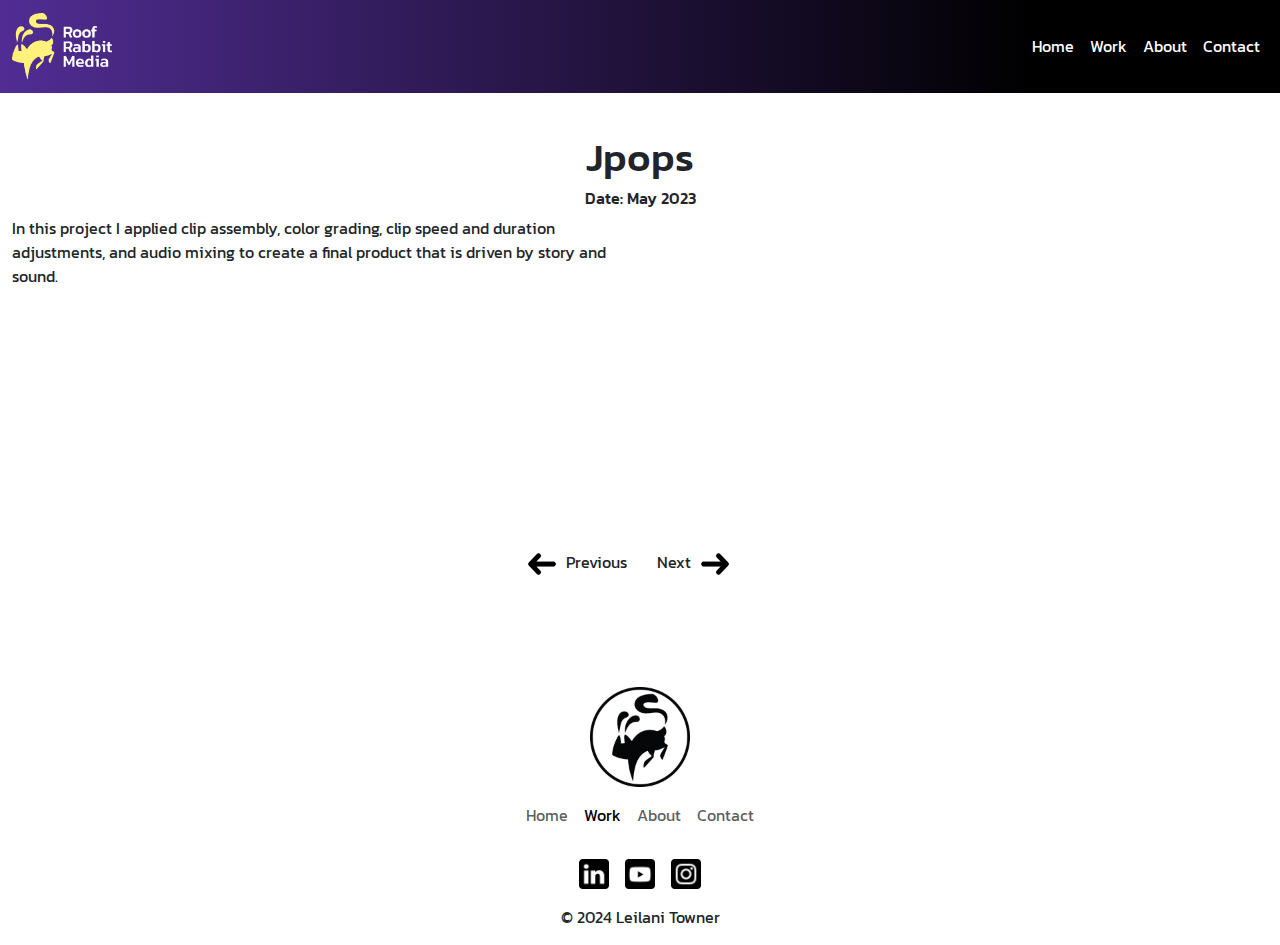
<file: project6.html>
<!DOCTYPE html>
<html lang="en">

<head>
    <meta charset="UTF-8">
    <meta name="viewport" content="width=device-width, initial-scale=1.0">
    <!-- Google Font Import -->
    <link rel="preconnect" href="https://fonts.googleapis.com">
    <link rel="preconnect" href="https://fonts.gstatic.com" crossorigin>
    <link href="https://fonts.googleapis.com/css2?family=Atkinson+Hyperlegible:ital,wght@0,400;0,700;1,400;1,700&family=Kanit:ital,wght@0,100;0,200;0,300;0,400;0,500;0,600;0,700;0,800;0,900;1,100;1,200;1,300;1,400;1,500;1,600;1,700;1,800;1,900&family=REM:ital,wght@0,100..900;1,100..900&display=swap" rel="stylesheet">
    <!-- Bootstrap Icons Import -->
    <link rel="stylesheet" href="https://cdn.jsdelivr.net/npm/bootstrap-icons@1.11.3/font/bootstrap-icons.min.css">
    <!-- Favicon -->
    <link rel="icon" type="image/x-icon" href="imgs/logonpics/favicon.ico">
    <!-- Bootstrap 5.3.2 style sheet -->
    <link rel="stylesheet" href="css/bootstrap.min.css">
    <!-- Show Bootstrap break points. Remove this when you turn in your work. -->
    <link rel="stylesheet" href="css/show.css">
    <!-- Your style sheet -->
    <link rel="stylesheet" href="css/style.css">
    <title>JPops | Roof Rabbit Media</title>
</head>

<body>
    <!-- Header -->
    <header>
        <!-- NavBar -->
        <nav class="navbar navbar-expand-md bg-gradient2">
            <div class="container-fluid">
                <!-- Logo -->
                <a class="navbar-brand" href="index.html">
                    <img class="logo1" src="imgs/logonpics/Logo-color-word.png" width="100px" alt="RRM logo">
                </a>
                <!-- Nav Btn -->
                <button class="navbar-toggler" type="button" data-bs-toggle="collapse" data-bs-target="#navbarSupportedContent" aria-controls="navbarSupportedContent" aria-expanded="false" aria-label="Toggle navigation">
                    <span class="navbar-toggler-icon"></span>
                </button>
                <!-- Nav Items -->
                <div class="collapse navbar-collapse" id="navbarSupportedContent">
                    <ul class="navbar-nav ms-auto">
                        <li class="nav-item">
                            <a class="nav-link text-white" href="index.html">Home</a>
                        </li>
                        <li class="nav-item">
                            <a class="nav-link text-white active" aria-current="page" href="work.html">Work</a>
                        </li>
                        <li class="nav-item">
                            <a class="nav-link text-white" href="about.html">About</a>
                        </li>
                        <li class="nav-item">
                            <a class="nav-link text-white" href="contact.html">Contact</a>
                        </li>
                    </ul>
                </div>
            </div>
        </nav>
    </header>

    <!-- Main -->
    <main class="container-fluid">
        <div class="row">
            <div class="col text-center">
                <h1>Jpops</h1>
                <h2 class="h6">Date: May 2023</h2>
            </div>
        </div>
        <div class="row">
            <div class="col">
                <p>In this project I applied clip assembly, color grading, clip speed and duration adjustments, and audio mixing to create a final product that is driven by story and sound.
                </p>
            </div>
            <div class="col">
                <iframe width="560" height="315" src="https://www.youtube.com/embed/pV_8pA84JEE?si=1dnKnwDwmapBzbM7" title="YouTube video player" frameborder="0" allow="accelerometer; autoplay; clipboard-write; encrypted-media; gyroscope; picture-in-picture; web-share" referrerpolicy="strict-origin-when-cross-origin" allowfullscreen></iframe>
            </div>
            <div class="row">
                <div class="col text-center justify-content-center">
                    <a class="btn" href="project5.html"><img height="40" src="imgs/socialmedia/back-arrow.png" alt=""> Previous</a>
                    <a class="btn" href="project7.html">Next <img height="40" src="imgs/socialmedia/forward-arrow.png" alt=""></a>
                </div>
            </div>
    </main>

    <!-- Footer -->
    <footer>
        <!-- Logo -->
        <div class="container text-center mt-3">
            <div class="row">
                <div class="col">
                    <img class="logo1" src="imgs/logonpics/BW_Logo.png" width="100" alt="Roof Rabbit Logo">
                </div>
            </div>
        </div>
        <!-- BG -->
        <div class="container-fluid bg-white">
            <div class="row">
                <div class="col-12 text-center">
                    <!-- Menu -->
                    <nav class="navbar navbar-expand">
                        <div class="container-fluid">
                            <!-- Nav Items -->
                            <div class="mx-auto" id="navbarSupportedContent">
                                <ul class="navbar-nav">
                                    <li class="nav-item">
                                        <a class="nav-link" href="index.html">Home</a>
                                    </li>
                                    <li class="nav-item">
                                        <a class="nav-link active" aria-current="page" href="work.html">Work</a>
                                    </li>
                                    <li class="nav-item">
                                        <a class="nav-link" href="about.html">About</a>
                                    </li>
                                    <li class="nav-item">
                                        <a class="nav-link" href="contact.html">Contact</a>
                                    </li>
                                </ul>
                            </div>
                        </div>
                    </nav>
                    <!-- Social Media -->
                    <nav class="navbar navbar-expand">
                        <div class="container-fluid">
                            <!-- Nav Items -->
                            <div class="mx-auto" id="navbarSupportedContent">
                                <ul class="navbar-nav">
                                    <li class="nav-item">
                                        <a class="nav-link" href="https://www.linkedin.com/in/leilani-towner/ "><img src="imgs/socialmedia/linkedin_icon.png" width="30" alt="LinkedIn"></a>
                                    </li>
                                    <li class="nav-item">
                                        <a class="nav-link" href="https://www.youtube.com/@roofrabbitmedia"><img src="imgs/socialmedia/youtube_icon.png" width="30" alt="Youtube"></a>
                                    </li>
                                    <li class="nav-item">
                                        <a class="nav-link" href="https://www.instagram.com/roofbun/"><img src="imgs/socialmedia/instagram_icon.png" width="30" alt="Instagram"></a>
                                    </li>
                                </ul>
                            </div>
                        </div>
                    </nav>
                    <!-- Copyright -->
                    <p class="">&copy; 2024 Leilani Towner</p>
                </div>
            </div>
        </div>
    </footer>

    <!-- JavaScript -->
    <script src="js/bootstrap.bundle.min.js"></script>
</body>

</html>
</file>
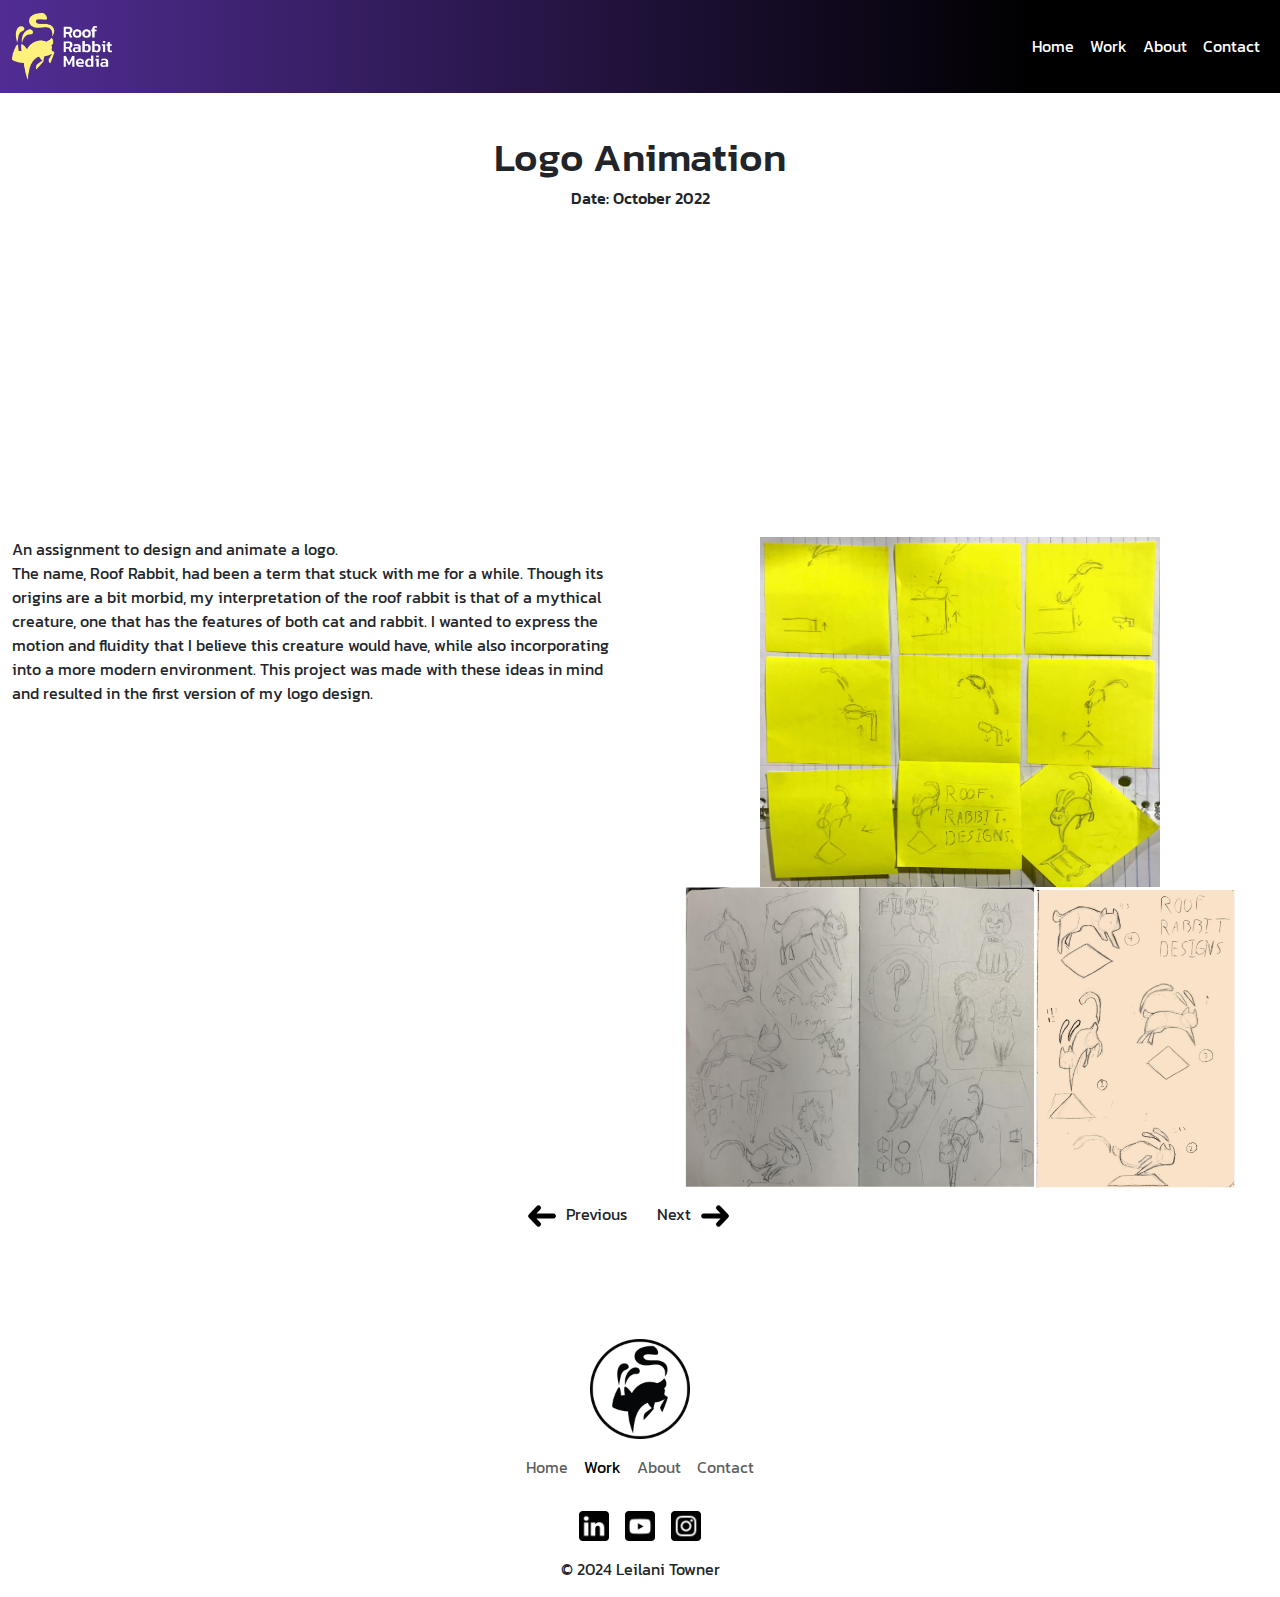
<file: project7.html>
<!DOCTYPE html>
<html lang="en">

<head>
    <meta charset="UTF-8">
    <meta name="viewport" content="width=device-width, initial-scale=1.0">
    <!-- Google Font Import -->
    <link rel="preconnect" href="https://fonts.googleapis.com">
    <link rel="preconnect" href="https://fonts.gstatic.com" crossorigin>
    <link href="https://fonts.googleapis.com/css2?family=Atkinson+Hyperlegible:ital,wght@0,400;0,700;1,400;1,700&family=Kanit:ital,wght@0,100;0,200;0,300;0,400;0,500;0,600;0,700;0,800;0,900;1,100;1,200;1,300;1,400;1,500;1,600;1,700;1,800;1,900&family=REM:ital,wght@0,100..900;1,100..900&display=swap" rel="stylesheet">
    <!-- Bootstrap Icons Import -->
    <link rel="stylesheet" href="https://cdn.jsdelivr.net/npm/bootstrap-icons@1.11.3/font/bootstrap-icons.min.css">
    <!-- Favicon -->
    <link rel="icon" type="image/x-icon" href="imgs/logonpics/favicon.ico">
    <!-- Bootstrap 5.3.2 style sheet -->
    <link rel="stylesheet" href="css/bootstrap.min.css">
    <!-- Show Bootstrap break points. Remove this when you turn in your work. -->
    <link rel="stylesheet" href="css/show.css">
    <!-- Your style sheet -->
    <link rel="stylesheet" href="css/style.css">
    <title>Logo Animation | Roof Rabbit Media</title>
</head>

<body>
    <!-- Header -->
    <header>
        <!-- NavBar -->
        <nav class="navbar navbar-expand-md bg-gradient2">
            <div class="container-fluid">
                <!-- Logo -->
                <a class="navbar-brand" href="index.html">
                    <img class="logo1" src="imgs/logonpics/Logo-color-word.png" width="100px" alt="RRM logo">
                </a>
                <!-- Nav Btn -->
                <button class="navbar-toggler" type="button" data-bs-toggle="collapse" data-bs-target="#navbarSupportedContent" aria-controls="navbarSupportedContent" aria-expanded="false" aria-label="Toggle navigation">
                    <span class="navbar-toggler-icon"></span>
                </button>
                <!-- Nav Items -->
                <div class="collapse navbar-collapse" id="navbarSupportedContent">
                    <ul class="navbar-nav ms-auto">
                        <li class="nav-item">
                            <a class="nav-link text-white" href="index.html">Home</a>
                        </li>
                        <li class="nav-item">
                            <a class="nav-link text-white active" aria-current="page" href="work.html">Work</a>
                        </li>
                        <li class="nav-item">
                            <a class="nav-link text-white" href="about.html">About</a>
                        </li>
                        <li class="nav-item">
                            <a class="nav-link text-white" href="contact.html">Contact</a>
                        </li>
                    </ul>
                </div>
            </div>
        </nav>
    </header>

    <!-- Main -->
    <main class="container-fluid">
        <div class="row">
            <div class="col text-center">
                <h1>Logo Animation</h1>
                <h2 class="h6">Date: October 2022</h2>
            </div>
        </div>
        <div class="row">
            <div class="col text-center">
                <iframe width="560" height="315" src="https://www.youtube.com/embed/66yzLaNjPBA?si=189Q1nxkZPjP4UNz" title="YouTube video player" frameborder="0" allow="accelerometer; autoplay; clipboard-write; encrypted-media; gyroscope; picture-in-picture; web-share" referrerpolicy="strict-origin-when-cross-origin" allowfullscreen></iframe>
            </div>
        </div>
        <div class="row">
            <div class="col">
                <p>An assignment to design and animate a logo.</br> 
                    The name, Roof Rabbit, had been a term that stuck with me for a while. Though its origins are a bit morbid, my interpretation of the roof rabbit is that of a mythical creature, one that has the features of both cat and rabbit. I wanted to express the motion and fluidity that I believe this creature would have, while also incorporating into a more modern environment. This project was made with these ideas in mind and resulted in the first version of my logo design.
                    </p>
            </div>
            <div class="col">
                <div class="d-flex flex-wrap justify-content-center align-content-center">
                    <img width="400" height="350" class="" src="imgs/motionlogo/RRD_Boards.JPG" alt="storyboards">
                    <img width="350" class="" src="imgs/motionlogo/sketch1.png" alt="sketches">
                    <img width="200" class="" src="imgs/motionlogo/sketch2.png" alt="sketches">
                </div>
            </div>
            <div class="row">
                <div class="col text-center justify-content-center">
                    <a class="btn" href="project6.html"><img height="40" src="imgs/socialmedia/back-arrow.png" alt=""> Previous</a>
                    <a class="btn" href="project8.html">Next <img height="40" src="imgs/socialmedia/forward-arrow.png" alt=""></a>
                </div>
            </div>
    </main>

    <!-- Footer -->
    <footer>
        <!-- Logo -->
        <div class="container text-center mt-3">
            <div class="row">
                <div class="col">
                    <img class="logo1" src="imgs/logonpics/BW_Logo.png" width="100" alt="Roof Rabbit Logo">
                </div>
            </div>
        </div>
        <!-- BG -->
        <div class="container-fluid bg-white">
            <div class="row">
                <div class="col-12 text-center">
                    <!-- Menu -->
                    <nav class="navbar navbar-expand">
                        <div class="container-fluid">
                            <!-- Nav Items -->
                            <div class="mx-auto" id="navbarSupportedContent">
                                <ul class="navbar-nav">
                                    <li class="nav-item">
                                        <a class="nav-link" href="index.html">Home</a>
                                    </li>
                                    <li class="nav-item">
                                        <a class="nav-link active" aria-current="page" href="work.html">Work</a>
                                    </li>
                                    <li class="nav-item">
                                        <a class="nav-link" href="about.html">About</a>
                                    </li>
                                    <li class="nav-item">
                                        <a class="nav-link" href="contact.html">Contact</a>
                                    </li>
                                </ul>
                            </div>
                        </div>
                    </nav>
                    <!-- Social Media -->
                    <nav class="navbar navbar-expand">
                        <div class="container-fluid">
                            <!-- Nav Items -->
                            <div class="mx-auto" id="navbarSupportedContent">
                                <ul class="navbar-nav">
                                    <li class="nav-item">
                                        <a class="nav-link" href="https://www.linkedin.com/in/leilani-towner/ "><img src="imgs/socialmedia/linkedin_icon.png" width="30" alt="LinkedIn"></a>
                                    </li>
                                    <li class="nav-item">
                                        <a class="nav-link" href="https://www.youtube.com/@roofrabbitmedia"><img src="imgs/socialmedia/youtube_icon.png" width="30" alt="Youtube"></a>
                                    </li>
                                    <li class="nav-item">
                                        <a class="nav-link" href="https://www.instagram.com/roofbun/"><img src="imgs/socialmedia/instagram_icon.png" width="30" alt="Instagram"></a>
                                    </li>
                                </ul>
                            </div>
                        </div>
                    </nav>
                    <!-- Copyright -->
                    <p class="">&copy; 2024 Leilani Towner</p>
                </div>
            </div>
        </div>
    </footer>

    <!-- JavaScript -->
    <script src="js/bootstrap.bundle.min.js"></script>
</body>

</html>
</file>
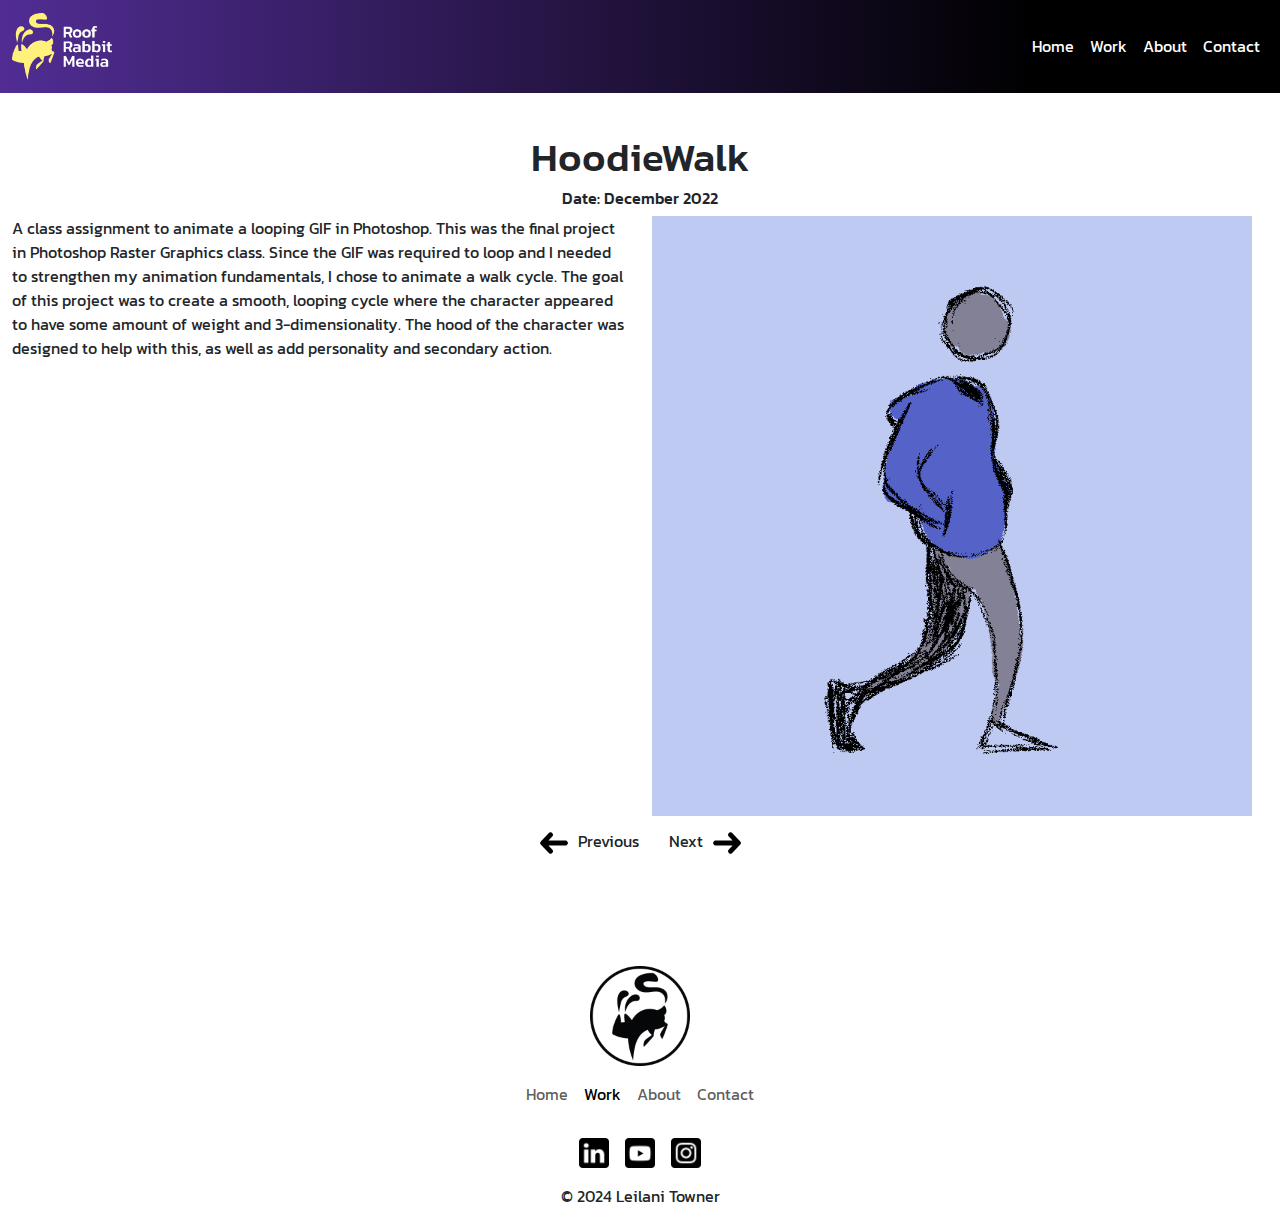
<file: project8.html>
<!DOCTYPE html>
<html lang="en">

<head>
    <meta charset="UTF-8">
    <meta name="viewport" content="width=device-width, initial-scale=1.0">
    <!-- Google Font Import -->
    <link rel="preconnect" href="https://fonts.googleapis.com">
    <link rel="preconnect" href="https://fonts.gstatic.com" crossorigin>
    <link href="https://fonts.googleapis.com/css2?family=Atkinson+Hyperlegible:ital,wght@0,400;0,700;1,400;1,700&family=Kanit:ital,wght@0,100;0,200;0,300;0,400;0,500;0,600;0,700;0,800;0,900;1,100;1,200;1,300;1,400;1,500;1,600;1,700;1,800;1,900&family=REM:ital,wght@0,100..900;1,100..900&display=swap" rel="stylesheet">
    <!-- Bootstrap Icons Import -->
    <link rel="stylesheet" href="https://cdn.jsdelivr.net/npm/bootstrap-icons@1.11.3/font/bootstrap-icons.min.css">
    <!-- Favicon -->
    <link rel="icon" type="image/x-icon" href="imgs/logonpics/favicon.ico">
    <!-- Bootstrap 5.3.2 style sheet -->
    <link rel="stylesheet" href="css/bootstrap.min.css">
    <!-- Show Bootstrap break points. Remove this when you turn in your work. -->
    <link rel="stylesheet" href="css/show.css">
    <!-- Your style sheet -->
    <link rel="stylesheet" href="css/style.css">
    <title>HoodieWalk | Roof Rabbit Media</title>
</head>

<body>
    <!-- Header -->
    <header>
        <!-- NavBar -->
        <nav class="navbar navbar-expand-md bg-gradient2">
            <div class="container-fluid">
                <!-- Logo -->
                <a class="navbar-brand" href="index.html">
                    <img class="logo1" src="imgs/logonpics/Logo-color-word.png" width="100px" alt="RRM logo">
                </a>
                <!-- Nav Btn -->
                <button class="navbar-toggler" type="button" data-bs-toggle="collapse" data-bs-target="#navbarSupportedContent" aria-controls="navbarSupportedContent" aria-expanded="false" aria-label="Toggle navigation">
                    <span class="navbar-toggler-icon"></span>
                </button>
                <!-- Nav Items -->
                <div class="collapse navbar-collapse" id="navbarSupportedContent">
                    <ul class="navbar-nav ms-auto">
                        <li class="nav-item">
                            <a class="nav-link text-white" href="index.html">Home</a>
                        </li>
                        <li class="nav-item">
                            <a class="nav-link text-white active" aria-current="page" href="work.html">Work</a>
                        </li>
                        <li class="nav-item">
                            <a class="nav-link text-white" href="about.html">About</a>
                        </li>
                        <li class="nav-item">
                            <a class="nav-link text-white" href="contact.html">Contact</a>
                        </li>
                    </ul>
                </div>
            </div>
        </nav>
    </header>

    <!-- Main -->
    <main class="container-fluid">
        <div class="row">
            <div class="col text-center">
                <h1>HoodieWalk</h1>
                <h2 class="h6">Date: December 2022</h2>
            </div>
        </div>
        <div class="row">
            <div class="col">
                <p>A class assignment to animate a looping GIF in Photoshop.
                    This was the final project in Photoshop Raster Graphics class. Since the GIF was required to loop and I needed to strengthen my animation fundamentals, I chose to animate a walk cycle. The goal of this project was to create a smooth, looping cycle where the character appeared to have some amount of weight and 3-dimensionality. The hood of the character was designed to help with this, as well as add personality and secondary action.
                </p>
            </div>
            <div class="col">
                <div class="d-flex flex-column align-content-center">
                    <img width="600" src="imgs/hoodiewalk/WalkCycle_GIF.gif" alt="">
                </div>
            </div>
        </div>
        <div class="row">
            <div class="col text-center justify-content-center">
                <a class="btn" href="project7.html"><img height="40" src="imgs/socialmedia/back-arrow.png" alt=""> Previous</a>
                <a class="btn" href="project9.html">Next <img height="40" src="imgs/socialmedia/forward-arrow.png" alt=""></a>
            </div>
        </div>
    </main>

    <!-- Footer -->
    <footer>
        <!-- Logo -->
        <div class="container text-center mt-3">
            <div class="row">
                <div class="col">
                    <img class="logo1" src="imgs/logonpics/BW_Logo.png" width="100" alt="Roof Rabbit Logo">
                </div>
            </div>
        </div>
        <!-- BG -->
        <div class="container-fluid bg-white">
            <div class="row">
                <div class="col-12 text-center">
                    <!-- Menu -->
                    <nav class="navbar navbar-expand">
                        <div class="container-fluid">
                            <!-- Nav Items -->
                            <div class="mx-auto" id="navbarSupportedContent">
                                <ul class="navbar-nav">
                                    <li class="nav-item">
                                        <a class="nav-link" href="index.html">Home</a>
                                    </li>
                                    <li class="nav-item">
                                        <a class="nav-link active" aria-current="page" href="work.html">Work</a>
                                    </li>
                                    <li class="nav-item">
                                        <a class="nav-link" href="about.html">About</a>
                                    </li>
                                    <li class="nav-item">
                                        <a class="nav-link" href="contact.html">Contact</a>
                                    </li>
                                </ul>
                            </div>
                        </div>
                    </nav>
                    <!-- Social Media -->
                    <nav class="navbar navbar-expand">
                        <div class="container-fluid">
                            <!-- Nav Items -->
                            <div class="mx-auto" id="navbarSupportedContent">
                                <ul class="navbar-nav">
                                    <li class="nav-item">
                                        <a class="nav-link" href="https://www.linkedin.com/in/leilani-towner/ "><img src="imgs/socialmedia/linkedin_icon.png" width="30" alt="LinkedIn"></a>
                                    </li>
                                    <li class="nav-item">
                                        <a class="nav-link" href="https://www.youtube.com/@roofrabbitmedia"><img src="imgs/socialmedia/youtube_icon.png" width="30" alt="Youtube"></a>
                                    </li>
                                    <li class="nav-item">
                                        <a class="nav-link" href="https://www.instagram.com/roofbun/"><img src="imgs/socialmedia/instagram_icon.png" width="30" alt="Instagram"></a>
                                    </li>
                                </ul>
                            </div>
                        </div>
                    </nav>
                    <!-- Copyright -->
                    <p class="">&copy; 2024 Leilani Towner</p>
                </div>
            </div>
        </div>
    </footer>

    <!-- JavaScript -->
    <script src="js/bootstrap.bundle.min.js"></script>
</body>

</html>
</file>
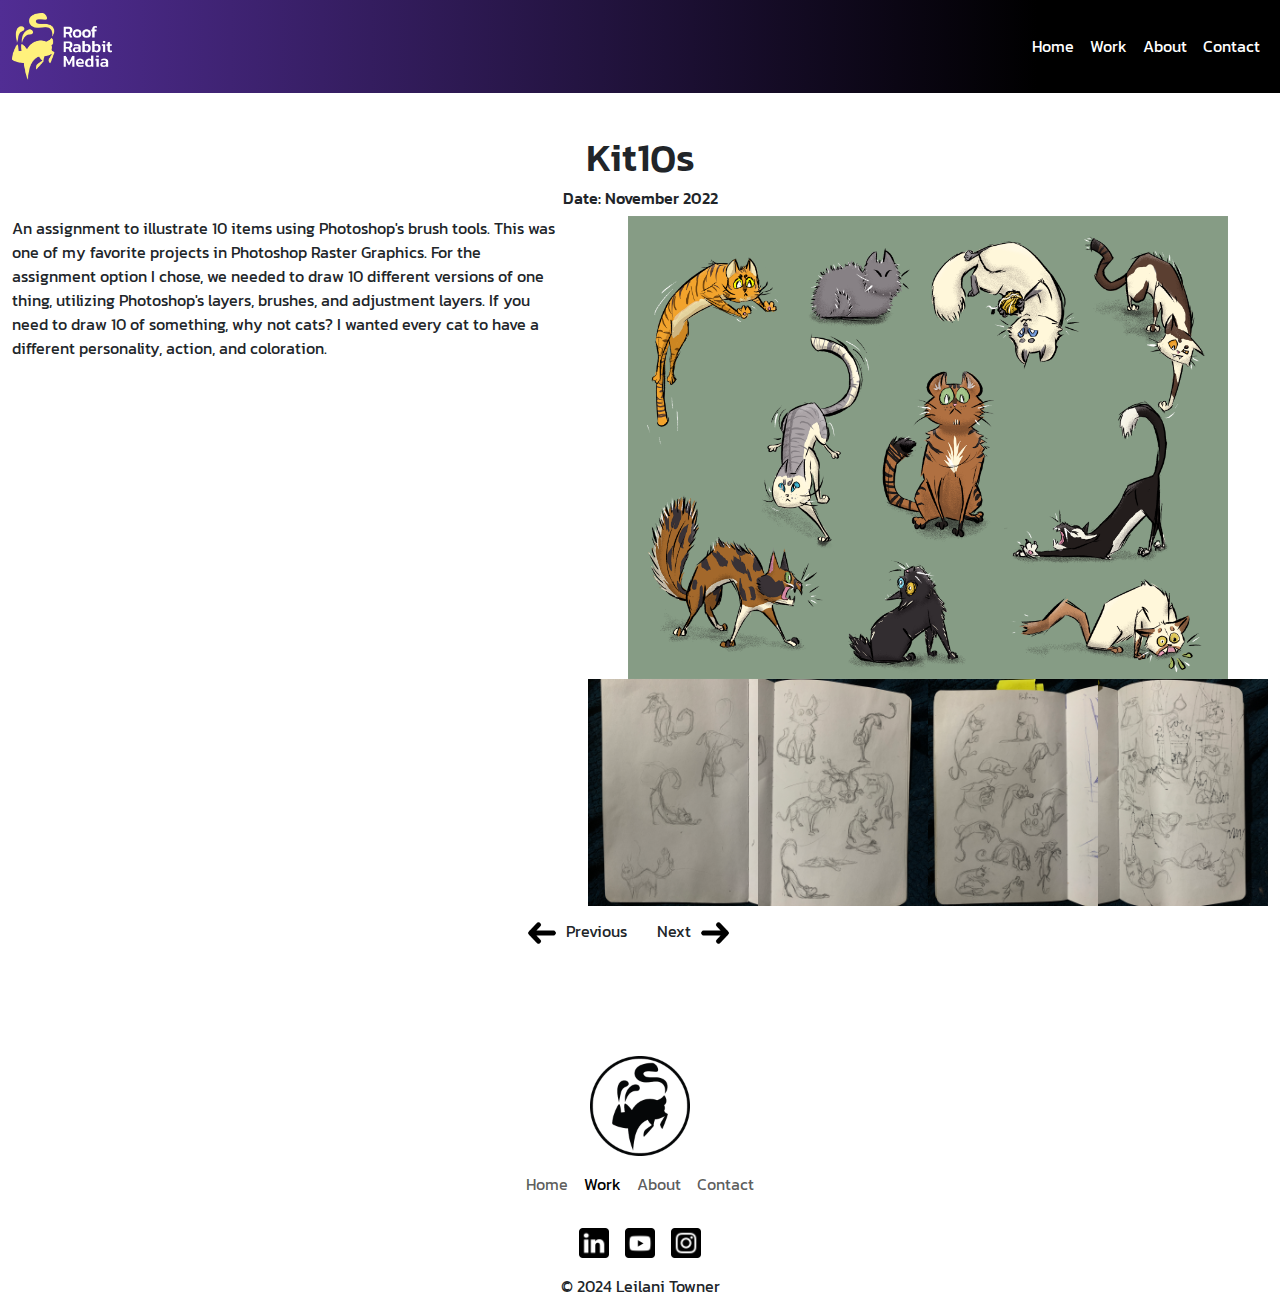
<file: project9.html>
<!DOCTYPE html>
<html lang="en">

<head>
    <meta charset="UTF-8">
    <meta name="viewport" content="width=device-width, initial-scale=1.0">
    <!-- Google Font Import -->
    <link rel="preconnect" href="https://fonts.googleapis.com">
    <link rel="preconnect" href="https://fonts.gstatic.com" crossorigin>
    <link href="https://fonts.googleapis.com/css2?family=Atkinson+Hyperlegible:ital,wght@0,400;0,700;1,400;1,700&family=Kanit:ital,wght@0,100;0,200;0,300;0,400;0,500;0,600;0,700;0,800;0,900;1,100;1,200;1,300;1,400;1,500;1,600;1,700;1,800;1,900&family=REM:ital,wght@0,100..900;1,100..900&display=swap" rel="stylesheet">
    <!-- Bootstrap Icons Import -->
    <link rel="stylesheet" href="https://cdn.jsdelivr.net/npm/bootstrap-icons@1.11.3/font/bootstrap-icons.min.css">
    <!-- Favicon -->
    <link rel="icon" type="image/x-icon" href="imgs/logonpics/favicon.ico">
    <!-- Bootstrap 5.3.2 style sheet -->
    <link rel="stylesheet" href="css/bootstrap.min.css">
    <!-- Show Bootstrap break points. Remove this when you turn in your work. -->
    <link rel="stylesheet" href="css/show.css">
    <!-- Your style sheet -->
    <link rel="stylesheet" href="css/style.css">
    <title>Kit10s | Roof Rabbit Media</title>
</head>

<body>
    <!-- Header -->
    <header>
        <!-- NavBar -->
        <nav class="navbar navbar-expand-md bg-gradient2">
            <div class="container-fluid">
                <!-- Logo -->
                <a class="navbar-brand" href="index.html">
                    <img class="logo1" src="imgs/logonpics/Logo-color-word.png" width="100px" alt="RRM logo">
                </a>
                <!-- Nav Btn -->
                <button class="navbar-toggler" type="button" data-bs-toggle="collapse" data-bs-target="#navbarSupportedContent" aria-controls="navbarSupportedContent" aria-expanded="false" aria-label="Toggle navigation">
                    <span class="navbar-toggler-icon"></span>
                </button>
                <!-- Nav Items -->
                <div class="collapse navbar-collapse" id="navbarSupportedContent">
                    <ul class="navbar-nav ms-auto">
                        <li class="nav-item">
                            <a class="nav-link text-white" href="index.html">Home</a>
                        </li>
                        <li class="nav-item">
                            <a class="nav-link text-white active" aria-current="page" href="work.html">Work</a>
                        </li>
                        <li class="nav-item">
                            <a class="nav-link text-white" href="about.html">About</a>
                        </li>
                        <li class="nav-item">
                            <a class="nav-link text-white" href="contact.html">Contact</a>
                        </li>
                    </ul>
                </div>
            </div>
        </nav>
    </header>

    <!-- Main -->
    <main class="container-fluid">
        <div class="row">
            <div class="col text-center">
                <h1>Kit10s</h1>
                <h2 class="h6">Date: November 2022</h2>
            </div>
        </div>
        <div class="row">
            <div class="col">
                <p>An assignment to illustrate 10 items using Photoshop's brush tools.
                    This was one of my favorite projects in Photoshop Raster Graphics. For the assignment option I chose, we needed to draw 10 different versions of one thing, utilizing Photoshop's layers, brushes, and adjustment layers. If you need to draw 10 of something, why not cats? I wanted every cat to have a different personality, action, and coloration.
                </p>
            </div>
            <div class="col text-center">
                <img width="600" src="imgs/kit10s/Kit10s.png" alt="">
                <div class="d-flex">
                    <img width="170" class="" src="imgs/kit10s/IMG-4571.JPG" alt="">
                    <img width="170" class="" src="imgs/kit10s/IMG-4573.JPG" alt="">
                    <img width="170" class="" src="imgs/kit10s/IMG-4577.JPG" alt="">
                    <img width="170" class="" src="imgs/kit10s/IMG-4578.JPG" alt="">
                </div>
            </div>
            <div class="row">
                <div class="col text-center justify-content-center">
                    <a class="btn" href="project8.html"><img height="40" src="imgs/socialmedia/back-arrow.png" alt=""> Previous</a>
                    <a class="btn" href="project10.html">Next <img height="40" src="imgs/socialmedia/forward-arrow.png" alt=""></a>
                </div>
            </div>
    </main>

    <!-- Footer -->
    <footer>
        <!-- Logo -->
        <div class="container text-center mt-3">
            <div class="row">
                <div class="col">
                    <img class="logo1" src="imgs/logonpics/BW_Logo.png" width="100" alt="Roof Rabbit Logo">
                </div>
            </div>
        </div>
        <!-- BG -->
        <div class="container-fluid bg-white">
            <div class="row">
                <div class="col-12 text-center">
                    <!-- Menu -->
                    <nav class="navbar navbar-expand">
                        <div class="container-fluid">
                            <!-- Nav Items -->
                            <div class="mx-auto" id="navbarSupportedContent">
                                <ul class="navbar-nav">
                                    <li class="nav-item">
                                        <a class="nav-link" href="index.html">Home</a>
                                    </li>
                                    <li class="nav-item">
                                        <a class="nav-link active" aria-current="page" href="work.html">Work</a>
                                    </li>
                                    <li class="nav-item">
                                        <a class="nav-link" href="about.html">About</a>
                                    </li>
                                    <li class="nav-item">
                                        <a class="nav-link" href="contact.html">Contact</a>
                                    </li>
                                </ul>
                            </div>
                        </div>
                    </nav>
                    <!-- Social Media -->
                    <nav class="navbar navbar-expand">
                        <div class="container-fluid">
                            <!-- Nav Items -->
                            <div class="mx-auto" id="navbarSupportedContent">
                                <ul class="navbar-nav">
                                    <li class="nav-item">
                                        <a class="nav-link" href="https://www.linkedin.com/in/leilani-towner/ "><img src="imgs/socialmedia/linkedin_icon.png" width="30" alt="LinkedIn"></a>
                                    </li>
                                    <li class="nav-item">
                                        <a class="nav-link" href="https://www.youtube.com/@roofrabbitmedia"><img src="imgs/socialmedia/youtube_icon.png" width="30" alt="Youtube"></a>
                                    </li>
                                    <li class="nav-item">
                                        <a class="nav-link" href="https://www.instagram.com/roofbun/"><img src="imgs/socialmedia/instagram_icon.png" width="30" alt="Instagram"></a>
                                    </li>
                                </ul>
                            </div>
                        </div>
                    </nav>
                    <!-- Copyright -->
                    <p class="">&copy; 2024 Leilani Towner</p>
                </div>
            </div>
        </div>
    </footer>

    <!-- JavaScript -->
    <script src="js/bootstrap.bundle.min.js"></script>
</body>

</html>
</file>
<file: css/show.css>
body::before {
    content: "XS";
    color: red;
    font-size: 2rem;
    font-weight: bold;
    position: fixed;
    top: 0;
    right: 0;
}

/* This box class is purely used for explaining how the bootstrap grid system works. */
.box {
    background-color: lightblue;
    border: 1px solid blue;
    min-height: 50px;
    font-size: 2rem;
}

@media (min-width: 576px) {
    body::before {
        content: "SM";
    }
}

@media (min-width: 768px) {
    body::before {
        content: "MD";
    }
}

@media (min-width: 992px) {
    body::before {
        content: "LG";
    }
}

@media (min-width: 1200px) {
    body::before {
        content: "XL";
    }
}

@media (min-width: 1400px) {
    body::before {
        content: "XXL";
    }
}
</file>
<file: css/style.css>
/*PortfolioV2*/
/* General */
body {
    font-family: Kanit, REM, 'Atkinson Hyperlegible';
}

.bg-gradient {
    background: linear-gradient(#512D94 20%, #8041D9 57%, #FFF17C 100%) !important;
}

.bg-gradient2 {
    background: linear-gradient(90deg, #512D94 0%, #000000 81%);
}

.bg-purple {
    background: #512D94;
}

.beaches {
    height: 250px;
    width: 250px;
    margin: 10px;
}


/* Header */
/* Main */
main {
    /* margin-top: 40px; */
    padding: 40px 35px 80px;
}
/* Footer */
</file>
